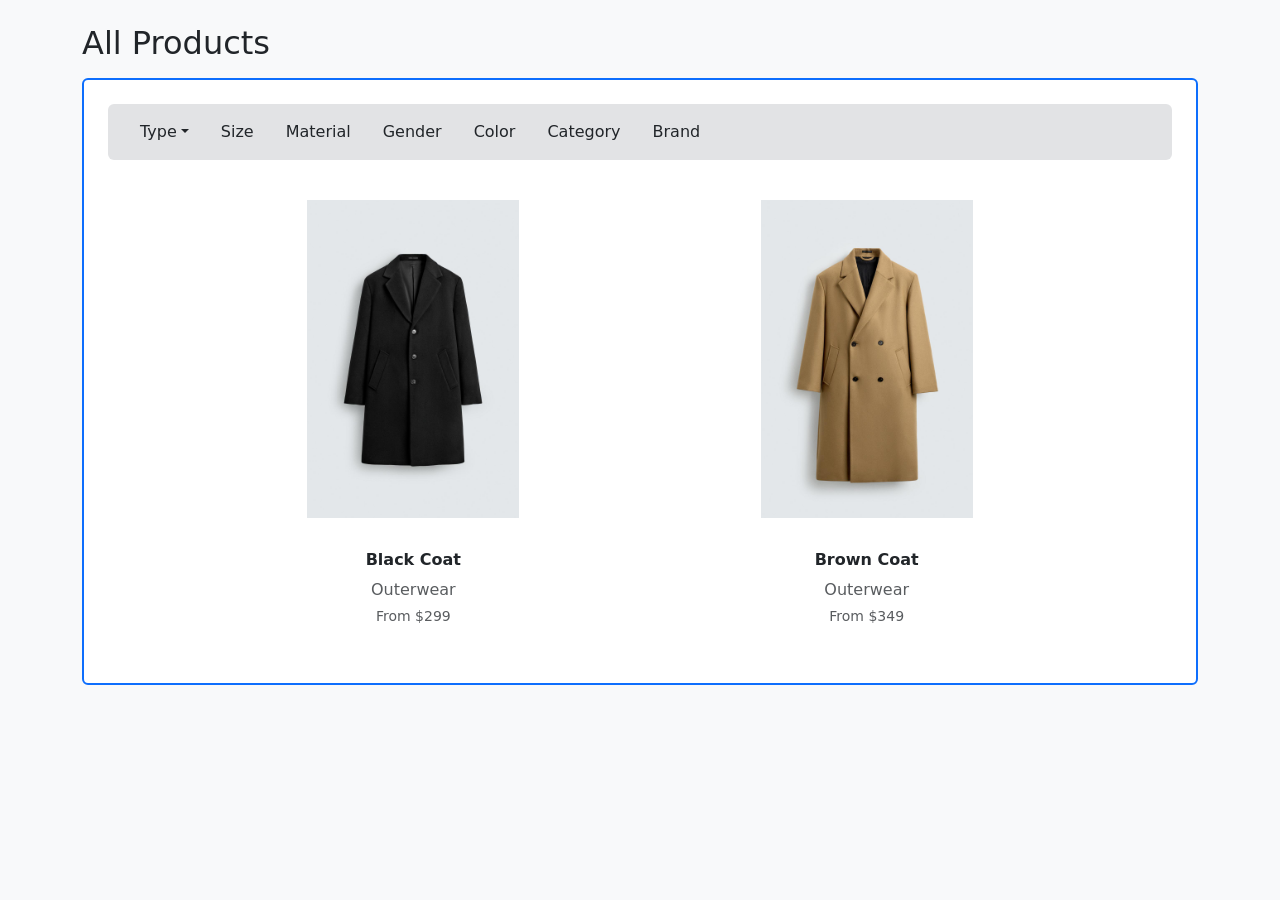
<file: Assignment10/index.html>
<!DOCTYPE html>
<html lang="en">
<head>
  <meta charset="UTF-8">
  <meta name="viewport" content="width=device-width, initial-scale=1.0">
  <title>ET710 - Assignment 10</title>

  <link href="https://cdn.jsdelivr.net/npm/bootstrap@5.3.2/dist/css/bootstrap.min.css" rel="stylesheet">

  <style>
    .product-img { max-height: 350px; object-fit: contain; cursor: pointer; }
    .modal-img   { max-height: 280px; object-fit: contain; }
  </style>
</head>
<body class="bg-light">

  <div class="container my-4">
    <h2 class="mb-3">All Products</h2>

    <div class="border border-primary border-2 rounded p-4 bg-white">

      <nav class="bg-secondary-subtle rounded mb-4 px-3 py-2">
        <ul class="nav">
          <li class="nav-item dropdown">
            <a class="nav-link dropdown-toggle text-dark" href="#" data-bs-toggle="dropdown">Type</a>
            <ul class="dropdown-menu">
              <li><a class="dropdown-item" href="#">Single Breasted</a></li>
              <li><a class="dropdown-item" href="#">Double Breasted</a></li>
              <li><a class="dropdown-item" href="#">Trench Coat</a></li>
              <li><a class="dropdown-item" href="#">Pea Coat</a></li>
            </ul>
          </li>
          <li class="nav-item"><a class="nav-link text-dark" href="#">Size</a></li>
          <li class="nav-item"><a class="nav-link text-dark" href="#">Material</a></li>
          <li class="nav-item"><a class="nav-link text-dark" href="#">Gender</a></li>
          <li class="nav-item"><a class="nav-link text-dark" href="#">Color</a></li>
          <li class="nav-item"><a class="nav-link text-dark" href="#">Category</a></li>
          <li class="nav-item"><a class="nav-link text-dark" href="#">Brand</a></li>
        </ul>
      </nav>

      <div class="row justify-content-center g-4">

        <div class="col-md-5">
          <div class="card text-center border-0">
            <img src="black.jpg" class="card-img-top product-img p-3"
                 data-bs-toggle="modal" data-bs-target="#blackCoatModal" alt="Black Coat">
            <div class="card-body">
              <h6 class="card-title fw-bold">Black Coat</h6>
              <p class="text-muted mb-1">Outerwear</p>
              <p class="text-muted small">From $299</p>
            </div>
          </div>
        </div>

        <div class="col-md-5">
          <div class="card text-center border-0">
            <img src="brown.jpg" class="card-img-top product-img p-3"
                 data-bs-toggle="modal" data-bs-target="#brownCoatModal" alt="Brown Coat">
            <div class="card-body">
              <h6 class="card-title fw-bold">Brown Coat</h6>
              <p class="text-muted mb-1">Outerwear</p>
              <p class="text-muted small">From $349</p>
            </div>
          </div>
        </div>

      </div>
    </div>
  </div>

  <div class="modal fade" id="blackCoatModal" tabindex="-1">
    <div class="modal-dialog modal-dialog-centered">
      <div class="modal-content">
        <div class="bg-danger text-center p-4 position-relative">
          <button type="button" class="btn-close btn-close-white position-absolute top-0 end-0 m-3" data-bs-dismiss="modal"></button>
          <img src="black.jpg" class="modal-img bg-white p-2 rounded" alt="Black Coat">
        </div>
        <div class="modal-body p-4">
          <h4 class="text-center mb-2">Wool Coat - Black</h4>
          <h3 class="text-center mb-4">$299</h3>
          <ul class="list-unstyled">
            <li>100% premium wool blend</li>
            <li>Three-button closure</li>
            <li>Two front pockets &amp; full inner lining</li>
          </ul>
          <div class="d-flex align-items-center gap-2 mt-3">
            <label class="text-muted">Qty:</label>
            <input type="number" id="blackQty" class="form-control" style="width:80px" value="1" min="1" max="10">
            <button class="btn btn-danger" onclick="addToCart(299, 'blackQty')">Add to Cart</button>
          </div>
        </div>
      </div>
    </div>
  </div>

  <div class="modal fade" id="brownCoatModal" tabindex="-1">
    <div class="modal-dialog modal-dialog-centered">
      <div class="modal-content">
        <div class="bg-danger text-center p-4 position-relative">
          <button type="button" class="btn-close btn-close-white position-absolute top-0 end-0 m-3"
                  data-bs-dismiss="modal"></button>
          <img src="brown.jpg" class="modal-img bg-white p-2 rounded" alt="Brown Coat">
        </div>
        <div class="modal-body p-4">
          <h4 class="text-center mb-2">Wool Coat - Camel</h4>
          <h3 class="text-center mb-4">$349</h3>
          <ul class="list-unstyled">
            <li>100% premium wool blend</li>
            <li>Four-button front closure</li>
            <li>Two front pockets &amp; full inner lining</li>
          </ul>
          <div class="d-flex align-items-center gap-2 mt-3">
            <label class="text-muted">Qty:</label>
            <input type="number" id="brownQty" class="form-control" style="width:80px" value="1" min="1" max="10">
            <button class="btn btn-danger" onclick="addToCart(349, 'brownQty')">Add to Cart</button>
          </div>
        </div>
      </div>
    </div>
  </div>

  <script src="https://cdn.jsdelivr.net/npm/bootstrap@5.3.2/dist/js/bootstrap.bundle.min.js"></script>

  <script>
    function addToCart(unitPrice, qtyInputId) {
      const qty = Number(document.getElementById(qtyInputId).value);

      if (qty < 1 || qty > 10) {
        alert("Invalid input—please enter a number between 1 and 10.");
        return;
      }

      const total = unitPrice * qty;
      alert(qty + " orders have been received! The total price is $" + total);
    }
  </script>
</body>
</html>
</file>
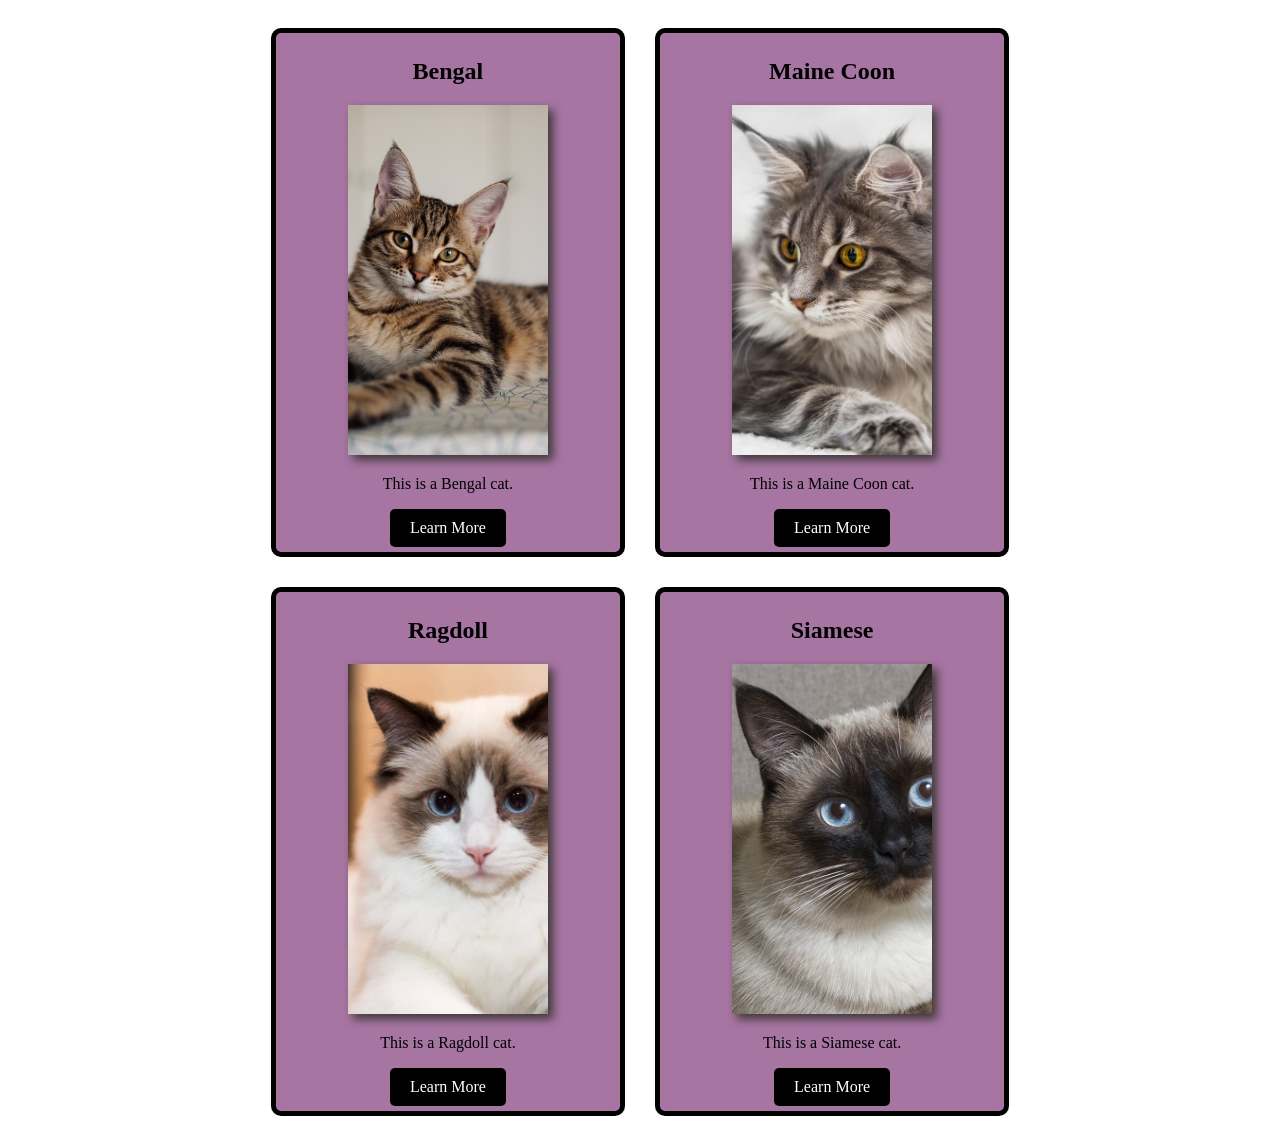
<file: Assignment2/index.html>
<!DOCTYPE html>
<html lang="en">
<head>
    <meta charset="UTF-8">
    <meta name="viewport" content="width=device-width, initial-scale=1.0">
    <title>Assignment 3</title>
    <link rel="stylesheet" href="style.css">
</head>
<body>
<div class="grouped">
    <div class="card">
        <h2>Bengal</h2>
        <img src="images/bengal.jpg" alt="Cat 1" class="cat">
        <p>This is a Bengal cat.</p>
        <a href="https://google.com." class="button" target="_blank">Learn More</a>
    </div>

    <div class="card">
        <h2>Maine Coon</h2>
        <img src="images/maine.jpg" alt="Cat 2" class="cat">
        <p>This is a Maine Coon cat.</p>
        <a href="https://google.com." class="button" target="_blank">Learn More</a>
    </div>

    <div class="card">
        <h2>Ragdoll</h2>
        <img src="images/ragdoll.jpg" alt="Cat 1" class="cat">
        <p>This is a Ragdoll cat.</p>
        <a href="https://google.com." class="button" target="_blank">Learn More</a>
    </div>

    <div class="card">
        <h2>Siamese</h2>
        <img src="images/siamese.jpg" alt="Cat 1" class="cat">
        <p>This is a Siamese cat.</p>
        <a href="https://google.com." class="button" target="_blank">Learn More</a>
    </div>
</div>
</html>
</file>
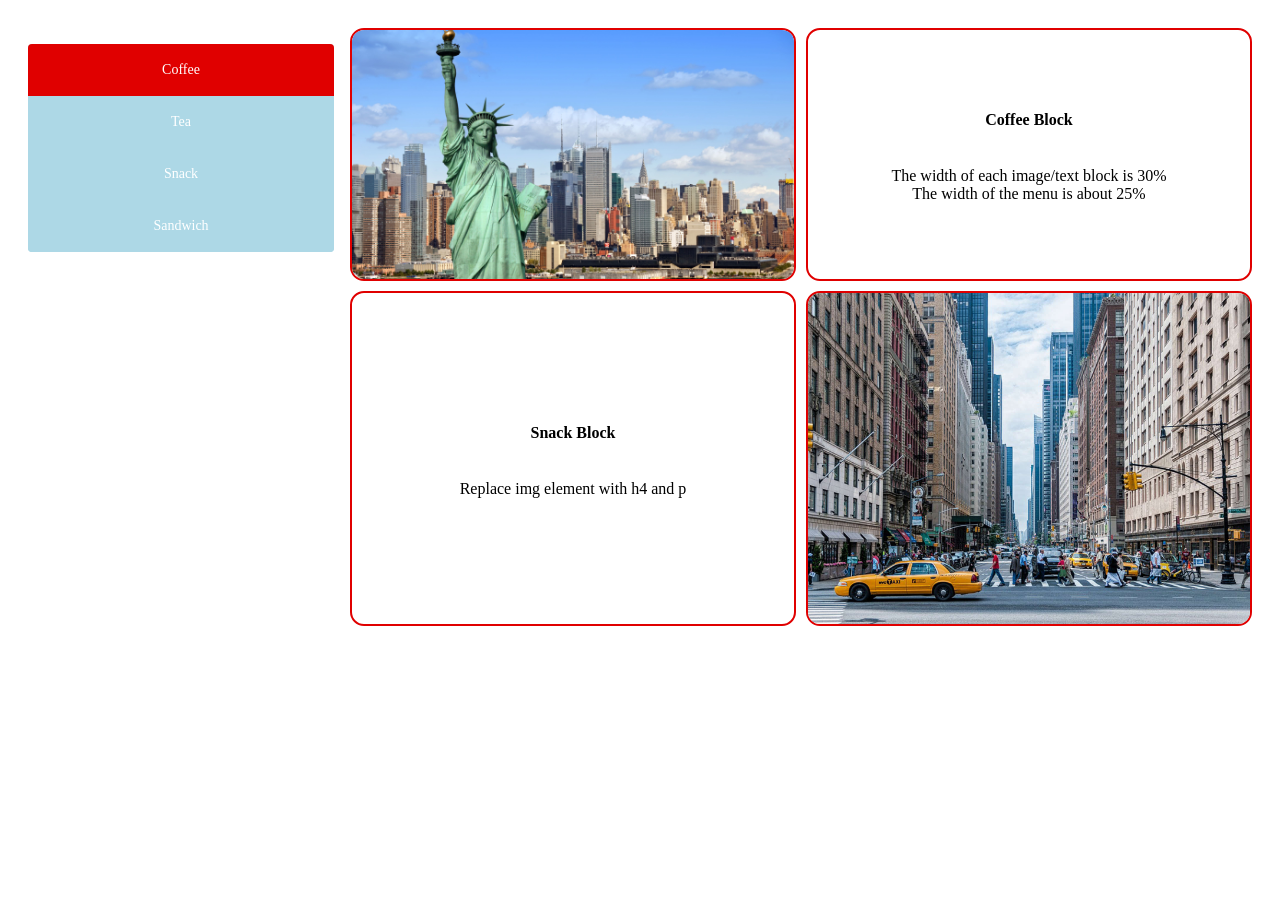
<file: Assignment4/index.html>
<!DOCTYPE html>
<html lang="en">
<head>
  <meta charset="UTF-8" />
  <meta name="viewport" content="width=device-width, initial-scale=1.0" />
  <title>Assignment 4</title>
  <link rel="stylesheet" href="style.css" />
</head>

<body>

  <div class="page">

    <ul class="side-menu">
      <li class="active">Coffee</li>
      <li>Tea</li>
      <li>Snack</li>
      <li>Sandwich</li>
    </ul>

    <div class="content-grid">

      <div class="block img-block">
        <img src="liberty.jpg" alt="Statue of Liberty" />
      </div>

      <div class="block text-block">
        <h4>Coffee Block</h4>
        <p>The width of each image/text block is 30%<br />The width of the menu is about 25%</p>
      </div>

      <div class="block text-block">
        <h4>Snack Block</h4>
        <p>Replace img element with h4 and p</p>
      </div>


      <div class="block img-block">
        <img src="nystreet.jpg" alt="NYC Street" />
      </div>


    </div>

  </div>

</body>
</html>
</file>
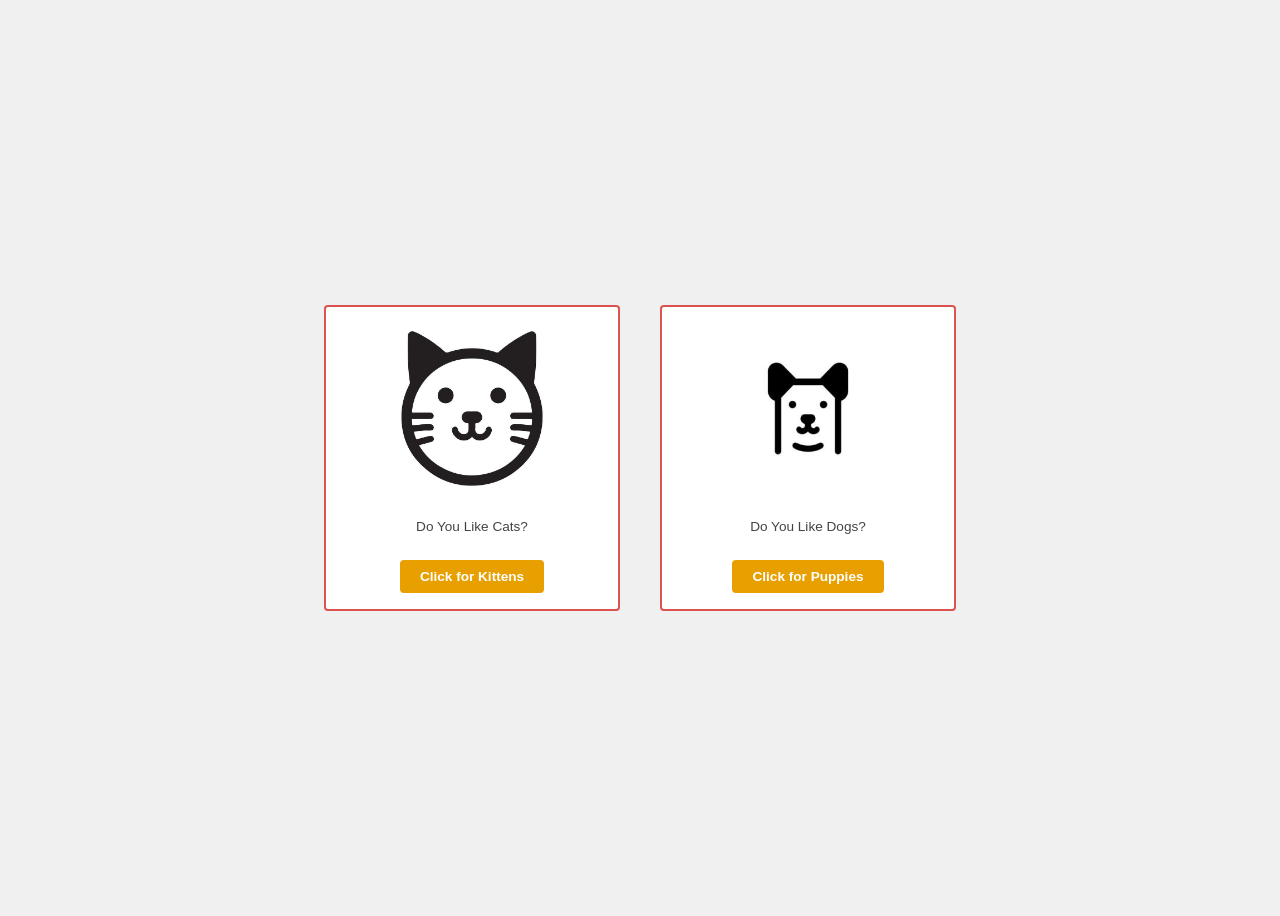
<file: Assignment7/index.html>
<!DOCTYPE html>
<html lang="en">
<head>
    <meta charset="UTF-8">
    <meta name="viewport" content="width=device-width, initial-scale=1.0">
    <title>ET710 Assignment 7</title>
    <link rel="stylesheet" type="text/css" href="style.css">
</head>
<body>

    <div class="main-window">

        <div class="card">
            <img src="cat.jpg" alt="Cat">
            <p class="desc">Do You Like Cats?</p>
            <a href="#modal1" class="btn-modal">Click for Kittens</a>
        </div>

        <div class="card">
            <img src="dog.jpg" alt="Dog">
            <p class="desc">Do You Like Dogs?</p>
            <a href="#modal2" class="btn-modal">Click for Puppies</a>
        </div>

    </div>

    <div id="modal1" class="modal-overlay modal-blue">
        <div class="modal-box">
            <div class="modal-header">
                <h2>Here are a bunch of kittens.</h2>
                <a href="#" class="modal-close">X</a>
            </div>
            <div class="modal-body modal-body-orange">
                <p>There are a whole bunch of kittens in this basket.</p>
                <img src="kittens.jpg" alt="Kittens">
            </div>
        </div>
    </div>

    <div id="modal2" class="modal-overlay modal-green">
        <div class="modal-box">
            <div class="modal-header">
                <h2>Here are a bunch of puppies.</h2>
                <a href="#" class="modal-close">X</a>
            </div>
            <div class="modal-body modal-body-blue">
                <p>There are a whole bunch of puppies in this basket.</p>
                <img src="puppies.jpg" alt="Puppies">
            </div>
        </div>
    </div>

</body>
</html>
</file>
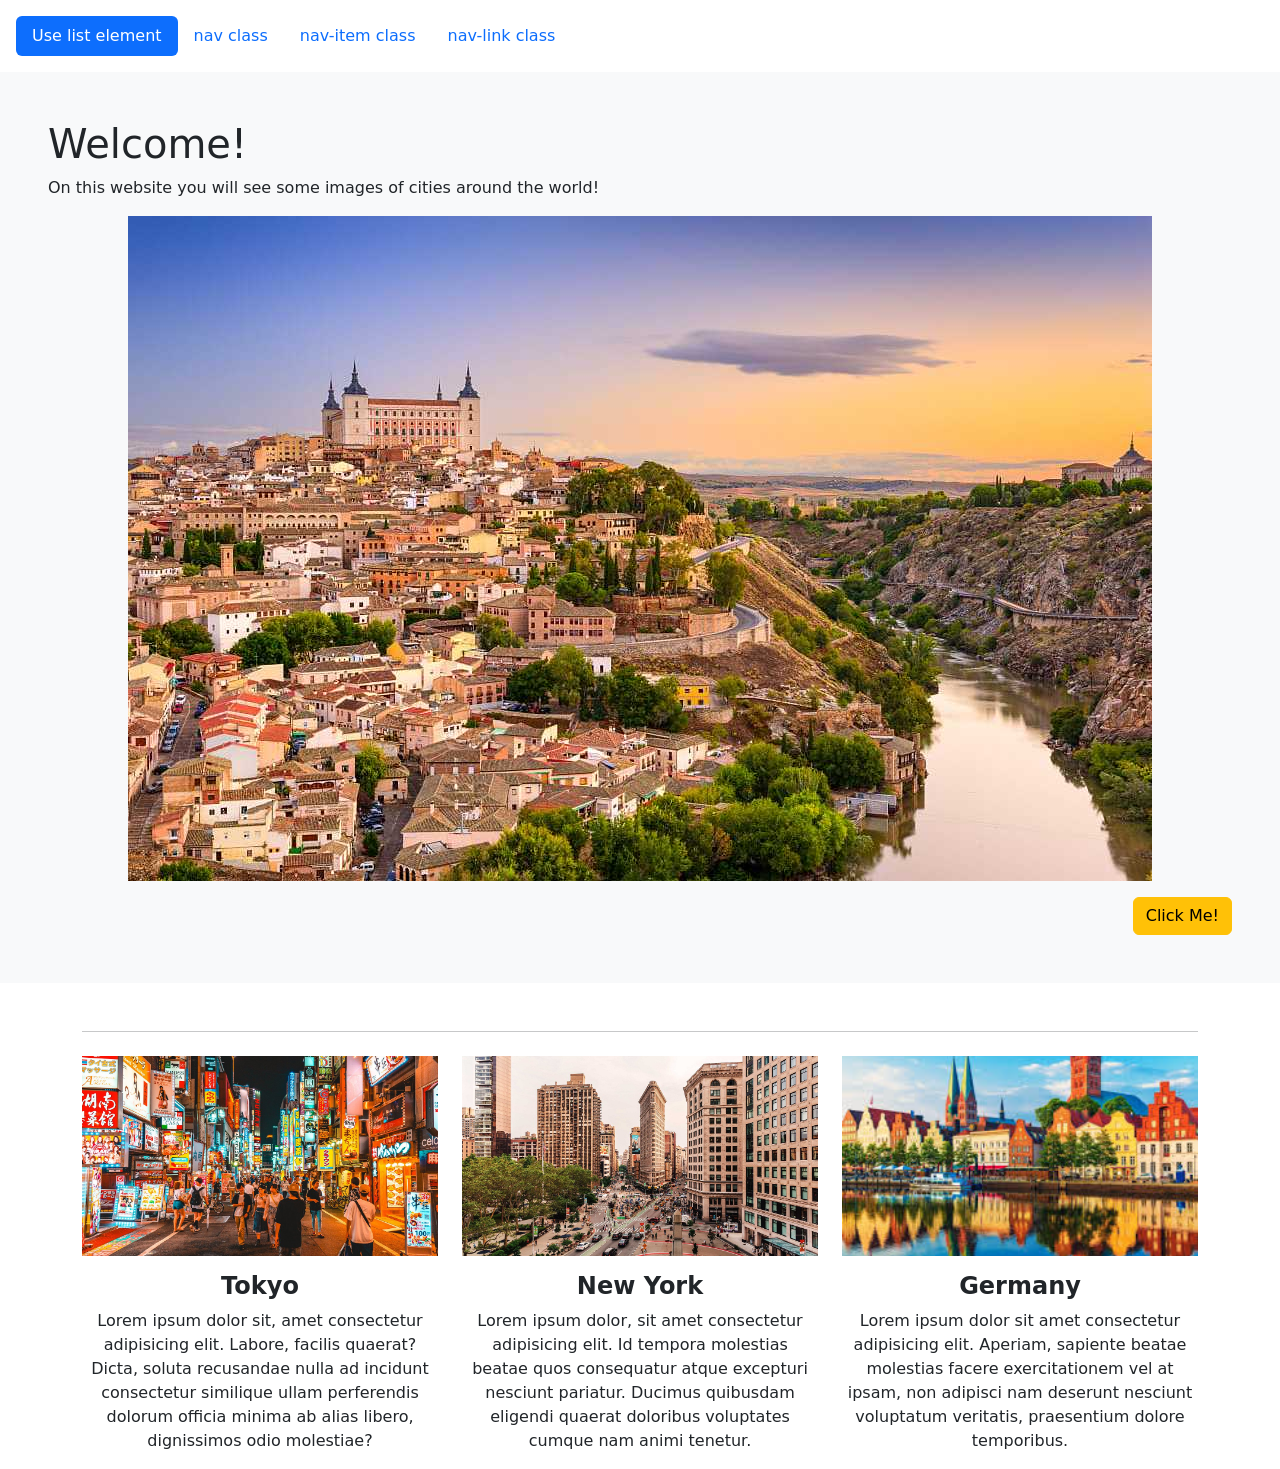
<file: Assignment8/index.html>
<!DOCTYPE html>
<html lang="en">
<head>
    <meta charset="UTF-8">
    <meta name="viewport" content="width=device-width, initial-scale=1.0">
    <title>ET710 - Assignment 8</title>
    <link href="https://cdn.jsdelivr.net/npm/bootstrap@5.3.3/dist/css/bootstrap.min.css" rel="stylesheet">
</head>
<body>

    <ul class="nav nav-pills p-3">
        <li class="nav-item">
            <a class="nav-link active" href="#">Use list element</a>
        </li>
        <li class="nav-item">
            <a class="nav-link" href="#">nav class</a>
        </li>
        <li class="nav-item">
            <a class="nav-link" href="#">nav-item class</a>
        </li>
        <li class="nav-item">
            <a class="nav-link" href="#">nav-link class</a>
        </li>
    </ul>

    <div class="bg-light p-5">
        <h1>Welcome!</h1>
        <p>On this website you will see some images of cities around the world!</p>
        <div class="text-center">
            <img src="project8-3.jpg" alt="Main image" class="img-fluid">
        </div>
        <div class="text-end mt-3">
            <button class="btn btn-warning">Click Me!</button>
        </div>
    </div>

    <div class="container mt-5">
        <hr>
        <div class="row text-center mt-4">
            <div class="col-md-4">
                <img src="project8-2.jpg" alt="Image 2" class="img-fluid" style="height: 200px; width: 100%; object-fit: cover;">
                <h4 class="mt-3"><b>Tokyo</b></h4>
                <p>Lorem ipsum dolor sit, amet consectetur adipisicing elit. Labore, facilis quaerat? Dicta, soluta recusandae nulla ad incidunt consectetur similique ullam perferendis dolorum officia minima ab alias libero, dignissimos odio molestiae?</p>
            </div>
            <div class="col-md-4">
                <img src="project8-1.jpg" alt="Image 3" class="img-fluid" style="height: 200px; width: 100%; object-fit: cover;">
                <h4 class="mt-3"><b>New York</b></h4>
                <p>Lorem ipsum dolor, sit amet consectetur adipisicing elit. Id tempora molestias beatae quos consequatur atque excepturi nesciunt pariatur. Ducimus quibusdam eligendi quaerat doloribus voluptates cumque nam animi tenetur.</p>
            </div>
            <div class="col-md-4">
                <img src="project8-4.jpg" alt="Image 4" class="img-fluid" style="height: 200px; width: 100%; object-fit: cover;">
                <h4 class="mt-3"><b>Germany</b></h4>
                <p>Lorem ipsum dolor sit amet consectetur adipisicing elit. Aperiam, sapiente beatae molestias facere exercitationem vel at ipsam, non adipisci nam deserunt nesciunt voluptatum veritatis, praesentium dolore temporibus.</p>
            </div>
        </div>
    </div>

</body>
</html>
</file>
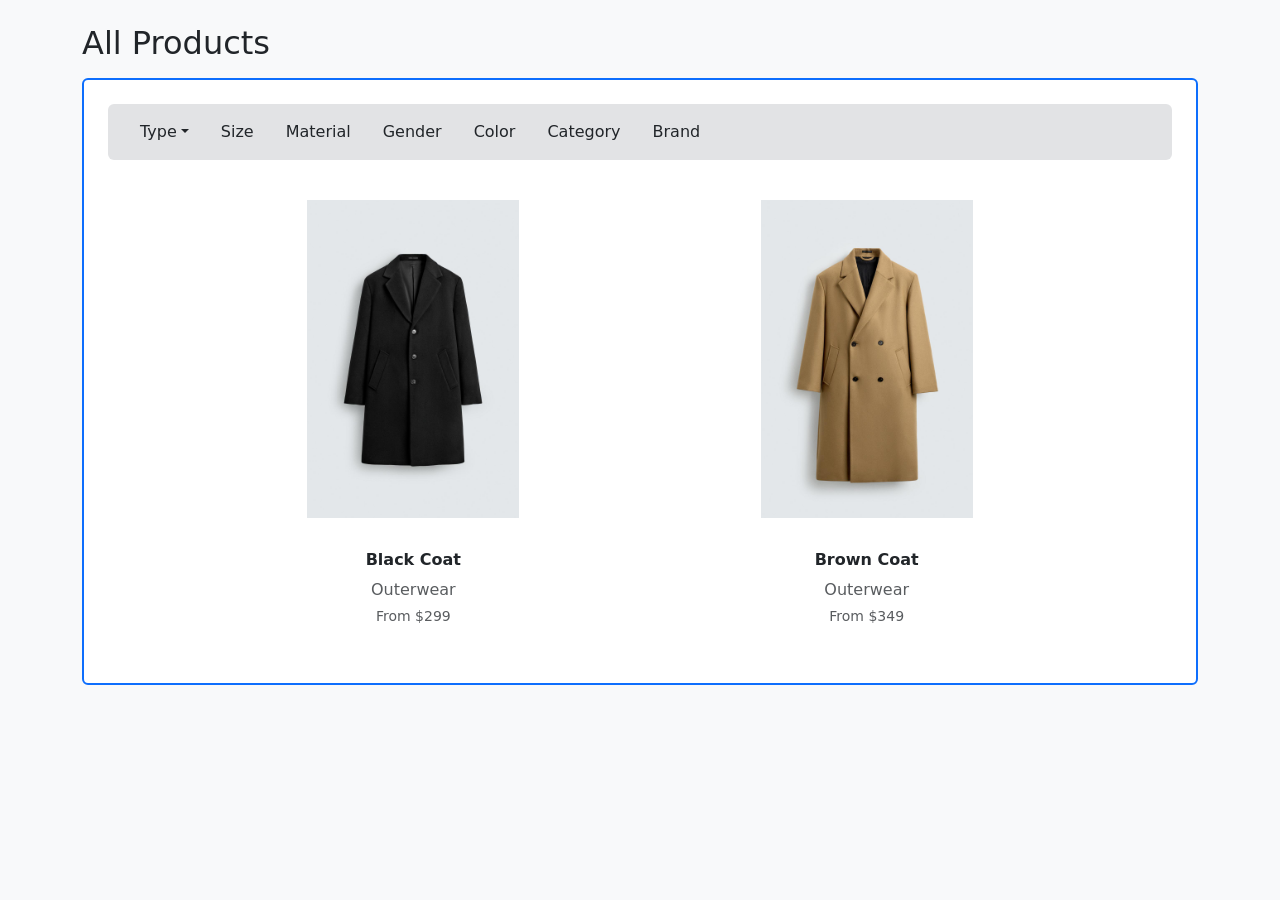
<file: Assignment9/index.html>
<!DOCTYPE html>
<html lang="en">
<head>
  <meta charset="UTF-8">
  <meta name="viewport" content="width=device-width, initial-scale=1.0">
  <title>ET710 - Assignment 9</title>

  <link href="https://cdn.jsdelivr.net/npm/bootstrap@5.3.2/dist/css/bootstrap.min.css" rel="stylesheet">

  <style>
    .product-img { max-height: 350px; object-fit: contain; cursor: pointer; }
    .modal-img   { max-height: 280px; object-fit: contain; }
  </style>
</head>
<body class="bg-light">

  <div class="container my-4">
    <h2 class="mb-3">All Products</h2>

    <div class="border border-primary border-2 rounded p-4 bg-white">

      <nav class="bg-secondary-subtle rounded mb-4 px-3 py-2">
        <ul class="nav">
          <li class="nav-item dropdown">
            <a class="nav-link dropdown-toggle text-dark" href="#" data-bs-toggle="dropdown">Type</a>
            <ul class="dropdown-menu">
              <li><a class="dropdown-item" href="#">Single Breasted</a></li>
              <li><a class="dropdown-item" href="#">Double Breasted</a></li>
              <li><a class="dropdown-item" href="#">Trench Coat</a></li>
              <li><a class="dropdown-item" href="#">Pea Coat</a></li>
            </ul>
          </li>
          <li class="nav-item"><a class="nav-link text-dark" href="#">Size</a></li>
          <li class="nav-item"><a class="nav-link text-dark" href="#">Material</a></li>
          <li class="nav-item"><a class="nav-link text-dark" href="#">Gender</a></li>
          <li class="nav-item"><a class="nav-link text-dark" href="#">Color</a></li>
          <li class="nav-item"><a class="nav-link text-dark" href="#">Category</a></li>
          <li class="nav-item"><a class="nav-link text-dark" href="#">Brand</a></li>
        </ul>
      </nav>

      <div class="row justify-content-center g-4">

        <div class="col-md-5">
          <div class="card text-center border-0">
            <img src="black.jpg" class="card-img-top product-img p-3"
                 data-bs-toggle="modal" data-bs-target="#blackCoatModal" alt="Black Coat">
            <div class="card-body">
              <h6 class="card-title fw-bold">Black Coat</h6>
              <p class="text-muted mb-1">Outerwear</p>
              <p class="text-muted small">From $299</p>
            </div>
          </div>
        </div>

        <div class="col-md-5">
          <div class="card text-center border-0">
            <img src="brown.jpg" class="card-img-top product-img p-3"
                 data-bs-toggle="modal" data-bs-target="#brownCoatModal" alt="Brown Coat">
            <div class="card-body">
              <h6 class="card-title fw-bold">Brown Coat</h6>
              <p class="text-muted mb-1">Outerwear</p>
              <p class="text-muted small">From $349</p>
            </div>
          </div>
        </div>

      </div>
    </div>
  </div>

  <div class="modal fade" id="blackCoatModal" tabindex="-1">
    <div class="modal-dialog modal-dialog-centered">
      <div class="modal-content">
        <div class="bg-danger text-center p-4 position-relative">
          <button type="button" class="btn-close btn-close-white position-absolute top-0 end-0 m-3"
                  data-bs-dismiss="modal"></button>
          <img src="black.jpg" class="modal-img bg-white p-2 rounded" alt="Black Coat">
        </div>
        <div class="modal-body p-4">
          <h4 class="text-center mb-4">Wool Coat - Black</h4>
          <ul class="list-unstyled">
            <li>100% premium wool blend</li>
            <li>Three-button closure</li>
            <li>Two front pockets &amp; full inner lining</li>
          </ul>
          <div class="d-flex align-items-center gap-2 mt-3">
            <label class="text-muted">Qty:</label>
            <input type="number" class="form-control" style="width:80px" value="1" min="1">
            <button class="btn btn-danger">Add to Cart</button>
          </div>
        </div>
      </div>
    </div>
  </div>

  <div class="modal fade" id="brownCoatModal" tabindex="-1">
    <div class="modal-dialog modal-dialog-centered">
      <div class="modal-content">
        <div class="bg-danger text-center p-4 position-relative">
          <button type="button" class="btn-close btn-close-white position-absolute top-0 end-0 m-3"
                  data-bs-dismiss="modal"></button>
          <img src="brown.jpg" class="modal-img bg-white p-2 rounded" alt="Brown Coat">
        </div>
        <div class="modal-body p-4">
          <h4 class="text-center mb-4">Wool Coat - Camel</h4>
          <ul class="list-unstyled">
            <li>100% premium wool blend</li>
            <li>Four-button front closure</li>
            <li>Two front pockets &amp; full inner lining</li>
          </ul>
          <div class="d-flex align-items-center gap-2 mt-3">
            <label class="text-muted">Qty:</label>
            <input type="number" class="form-control" style="width:80px" value="1" min="1">
            <button class="btn btn-danger">Add to Cart</button>
          </div>
        </div>
      </div>
    </div>
  </div>

  <script src="https://cdn.jsdelivr.net/npm/bootstrap@5.3.2/dist/js/bootstrap.bundle.min.js"></script>
</body>
</html>
</file>
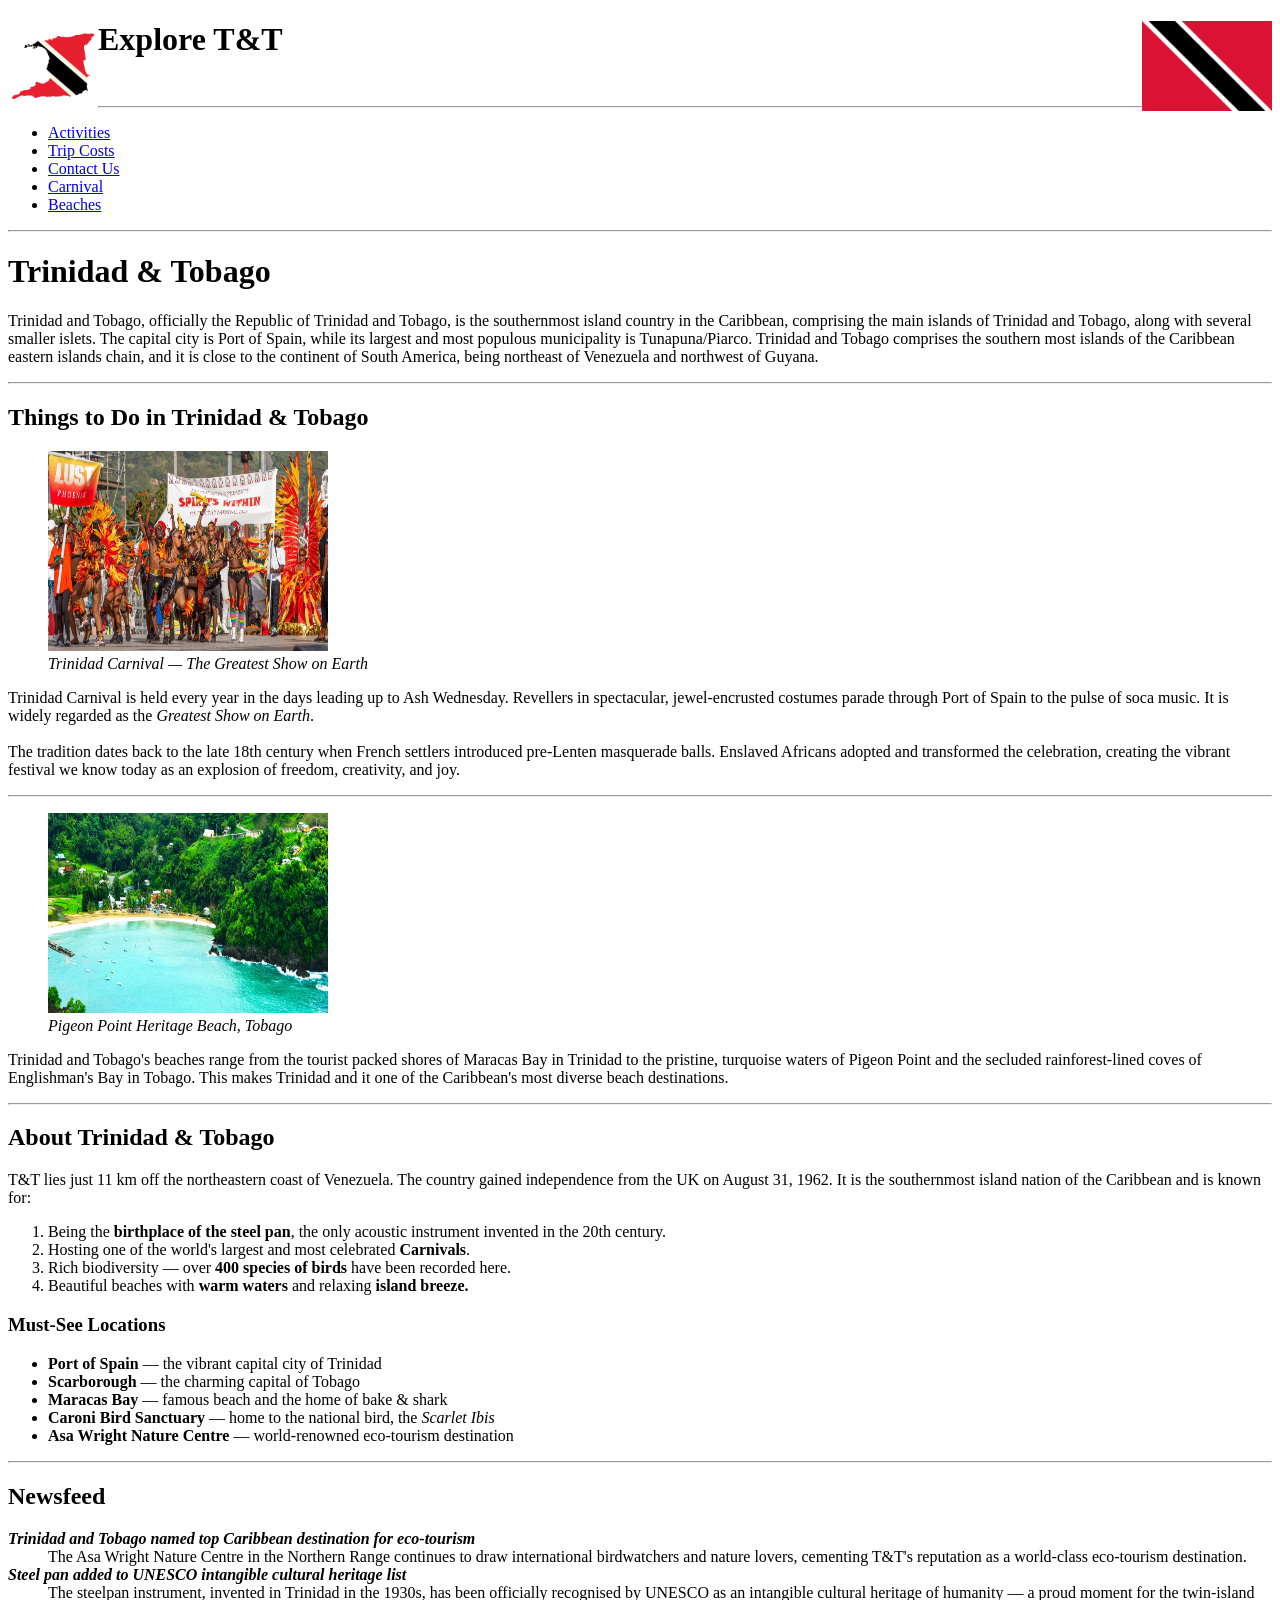
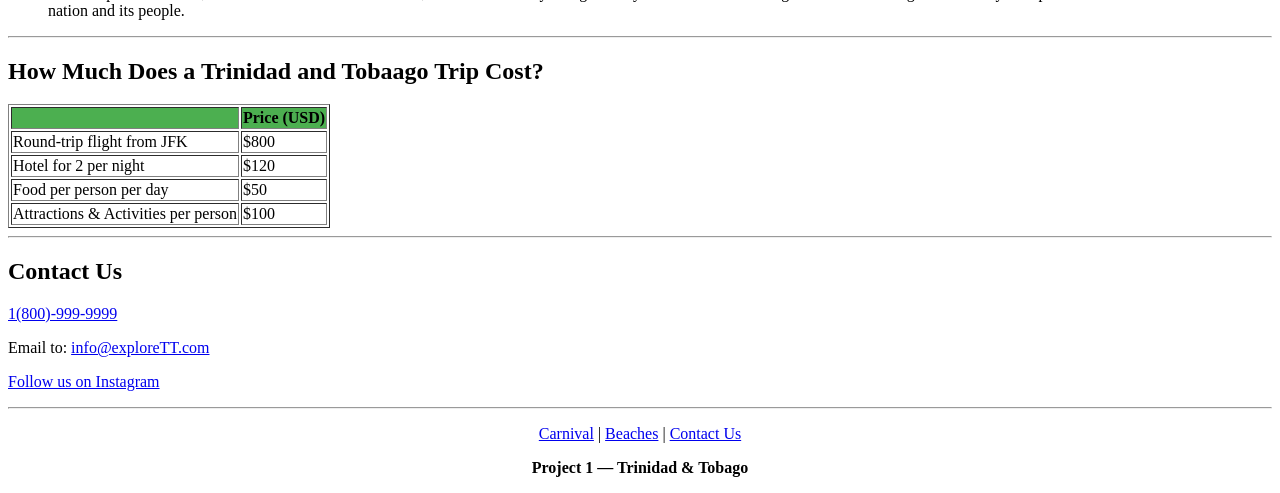
<file: Project 1/index.html>
<!DOCTYPE html>
<html lang="en">
<head>
    <meta charset="UTF-8">
    <title>Trinidad and Tobago</title>
</head>
<body>

<img src="images/logos/logo.png"
     alt="Explore T&T Logo"
     title="Explore Trinidad and Tobago"
     width="90" height="90"
     align="left">

<img src="images/logos/flag.png"
     alt="Trinidad and Tobago Flag"
     title="Flag of Trinidad and Tobago"
     width="130" height="90"
     align="right">

<h1>Explore T&amp;T</h1>

<br>
<hr>

<nav>
    <ul>
        <li><a href="#activities">Activities</a></li>
        <li><a href="#costs">Trip Costs</a></li>
        <li><a href="#contact">Contact Us</a></li>
        <li><a href="carnival.html">Carnival</a></li>
        <li><a href="beaches.html">Beaches</a></li>
    </ul>
</nav>

<hr>

<h1>Trinidad &amp; Tobago</h1>
<p>
    Trinidad and Tobago, officially the Republic of Trinidad and Tobago, is the southernmost island country in the Caribbean, comprising the main islands of Trinidad and Tobago, along with several smaller islets. The capital city is Port of Spain, while its largest and most populous municipality is Tunapuna/Piarco. Trinidad and Tobago comprises the southern most islands of the Caribbean eastern islands chain, and it is close to the continent of South America, being northeast of Venezuela and northwest of Guyana.
</p>

<hr>

<h2 id="activities">Things to Do in Trinidad &amp; Tobago</h2>

<figure>
    <a href="carnival.html">
        <img src="images/photos/carnival.jpg"
             alt="Trinidad Carnival"
             title="Carnival"
             width="280" height="200">
    </a>
    <figcaption><em>Trinidad Carnival &mdash; The Greatest Show on Earth</em></figcaption>
</figure>

<p>
    Trinidad Carnival is held every year in the days leading up to Ash Wednesday.
    Revellers in spectacular, jewel-encrusted costumes parade through Port of Spain to the pulse of
    soca music. It is widely regarded as the <em>Greatest Show on Earth</em>.
    <br><br>
    The tradition dates back to the late 18th century when French settlers introduced pre-Lenten
    masquerade balls. Enslaved Africans adopted and transformed the celebration, creating the
    vibrant festival we know today as an explosion of freedom, creativity, and joy.
</p>

<hr>

<figure>
    <a href="beaches.html">
        <img src="images/photos/beach.jpg"
             alt="Pigeon Point Beach, Tobago"
             title="Pigeon Point Beach"
             width="280" height="200">
    </a>
    <figcaption><em>Pigeon Point Heritage Beach, Tobago</em></figcaption>
</figure>

<p>
    Trinidad and Tobago's beaches range from the tourist packed shores of Maracas Bay in Trinidad to the pristine, turquoise waters of Pigeon Point and the secluded rainforest-lined coves of Englishman's Bay in Tobago. This makes Trinidad and it one of the Caribbean's most diverse beach destinations.
    <br>
   </p>

<hr>

<h2>About Trinidad &amp; Tobago</h2>
<p>
    T&amp;T lies just 11&nbsp;km off the northeastern coast of Venezuela. The country gained independence from the UK on August 31, 1962. It is the  southernmost island nation of the Caribbean and is known for:
</p>

<ol>
    <li>Being the <strong>birthplace of the steel pan</strong>, the only acoustic instrument invented in the 20th century.</li>
    <li>Hosting one of the world's largest and most celebrated <strong>Carnivals</strong>.</li>
    <li>Rich biodiversity &mdash; over <strong>400 species of birds</strong> have been recorded here.</li>
    <li>Beautiful beaches with <strong>warm waters</strong> and relaxing <strong> island breeze.</strong></li>
</ol>

<h3>Must-See Locations</h3>
<ul>
    <li><strong>Port of Spain</strong> &mdash; the vibrant capital city of Trinidad</li>
    <li><strong>Scarborough</strong> &mdash; the charming capital of Tobago</li>
    <li><strong>Maracas Bay</strong> &mdash; famous beach and the home of bake &amp; shark</li>
    <li><strong>Caroni Bird Sanctuary</strong> &mdash; home to the national bird, the <em>Scarlet Ibis</em></li>
    <li><strong>Asa Wright Nature Centre</strong> &mdash; world-renowned eco-tourism destination</li>
</ul>

<hr>

<h2>Newsfeed</h2>
<dl>
    <dt><b><i>Trinidad and Tobago named top Caribbean destination for eco-tourism</i></b></dt>
    <dd>
        The Asa Wright Nature Centre in the Northern Range continues to draw international
        birdwatchers and nature lovers, cementing T&amp;T's reputation as a world-class
        eco-tourism destination.
    </dd>
    <dt><b><i>Steel pan added to UNESCO intangible cultural heritage list</i></b></dt>
    <dd>
        The steelpan instrument, invented in Trinidad in the 1930s, has been officially
        recognised by UNESCO as an intangible cultural heritage of humanity &mdash; a proud moment
        for the twin-island nation and its people.
    </dd>
</dl>

<hr>

<h2 id="costs">How Much Does a Trinidad and Tobaago Trip Cost?</h2>
<table border="1">
    <tr>
        <th bgcolor="#4caf50">&nbsp;</th>
        <th bgcolor="#4caf50">Price (USD)</th>
    </tr>
    <tr>
        <td>Round-trip flight from JFK</td>
        <td>$800</td>
    </tr>
    <tr>
        <td>Hotel for 2 per night</td>
        <td>$120</td>
    </tr>
    <tr>
        <td>Food per person per day</td>
        <td>$50</td>
    </tr>
    <tr>
        <td>Attractions &amp; Activities per person</td>
        <td>$100</td>
    </tr>
</table>

<hr>

<h2 id="contact">Contact Us</h2>
<p><a href="tel:18009999999">1(800)-999-9999</a></p>
<p>Email to: <a href="mailto:info@exploreTT.com">info@exploreTT.com</a></p>
<p><a href="https://www.instagram.com" target="_blank">Follow us on Instagram</a></p>

<hr>

<p align="center">
    <a href="carnival.html">Carnival</a> |
    <a href="beaches.html">Beaches</a> |
    <a href="#contact">Contact Us</a> 
</p>
<p align="center"><b>Project 1 &mdash; Trinidad &amp; Tobago</b></p>

</body>
</html>
</file>
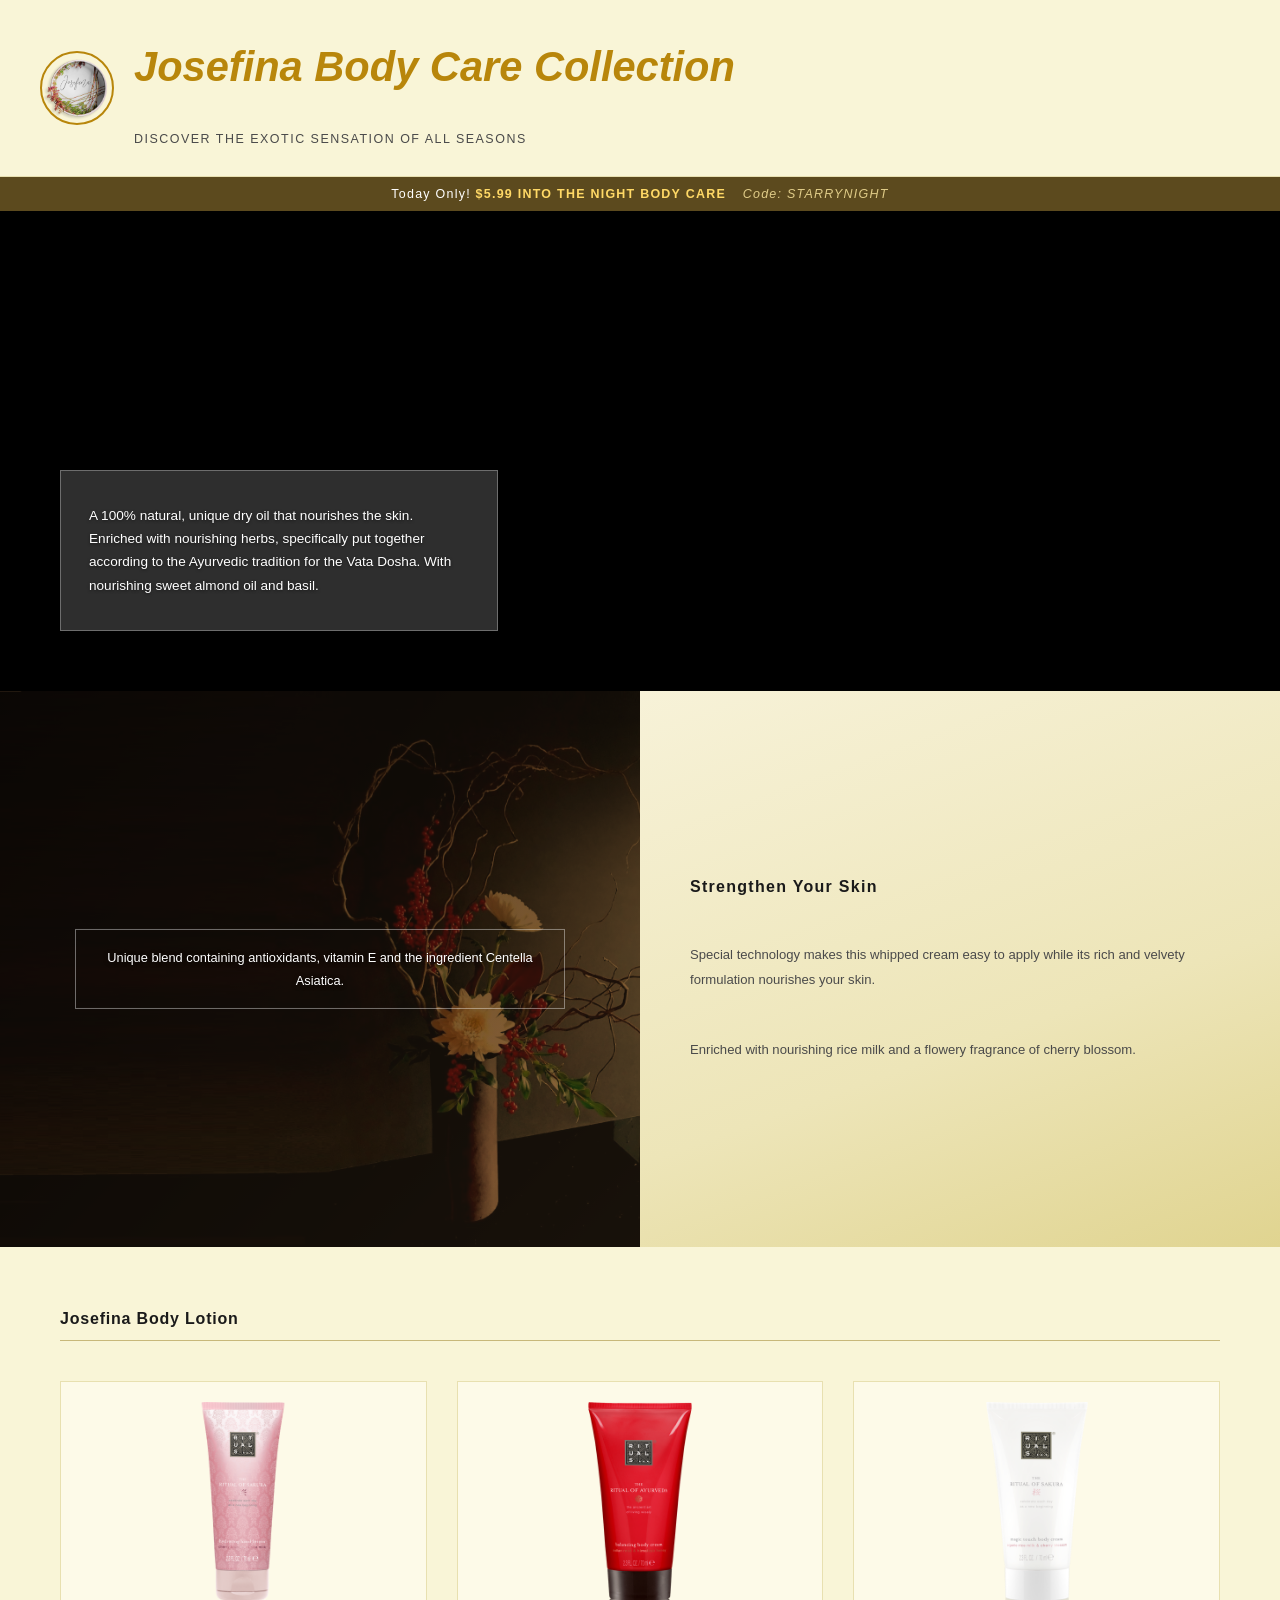
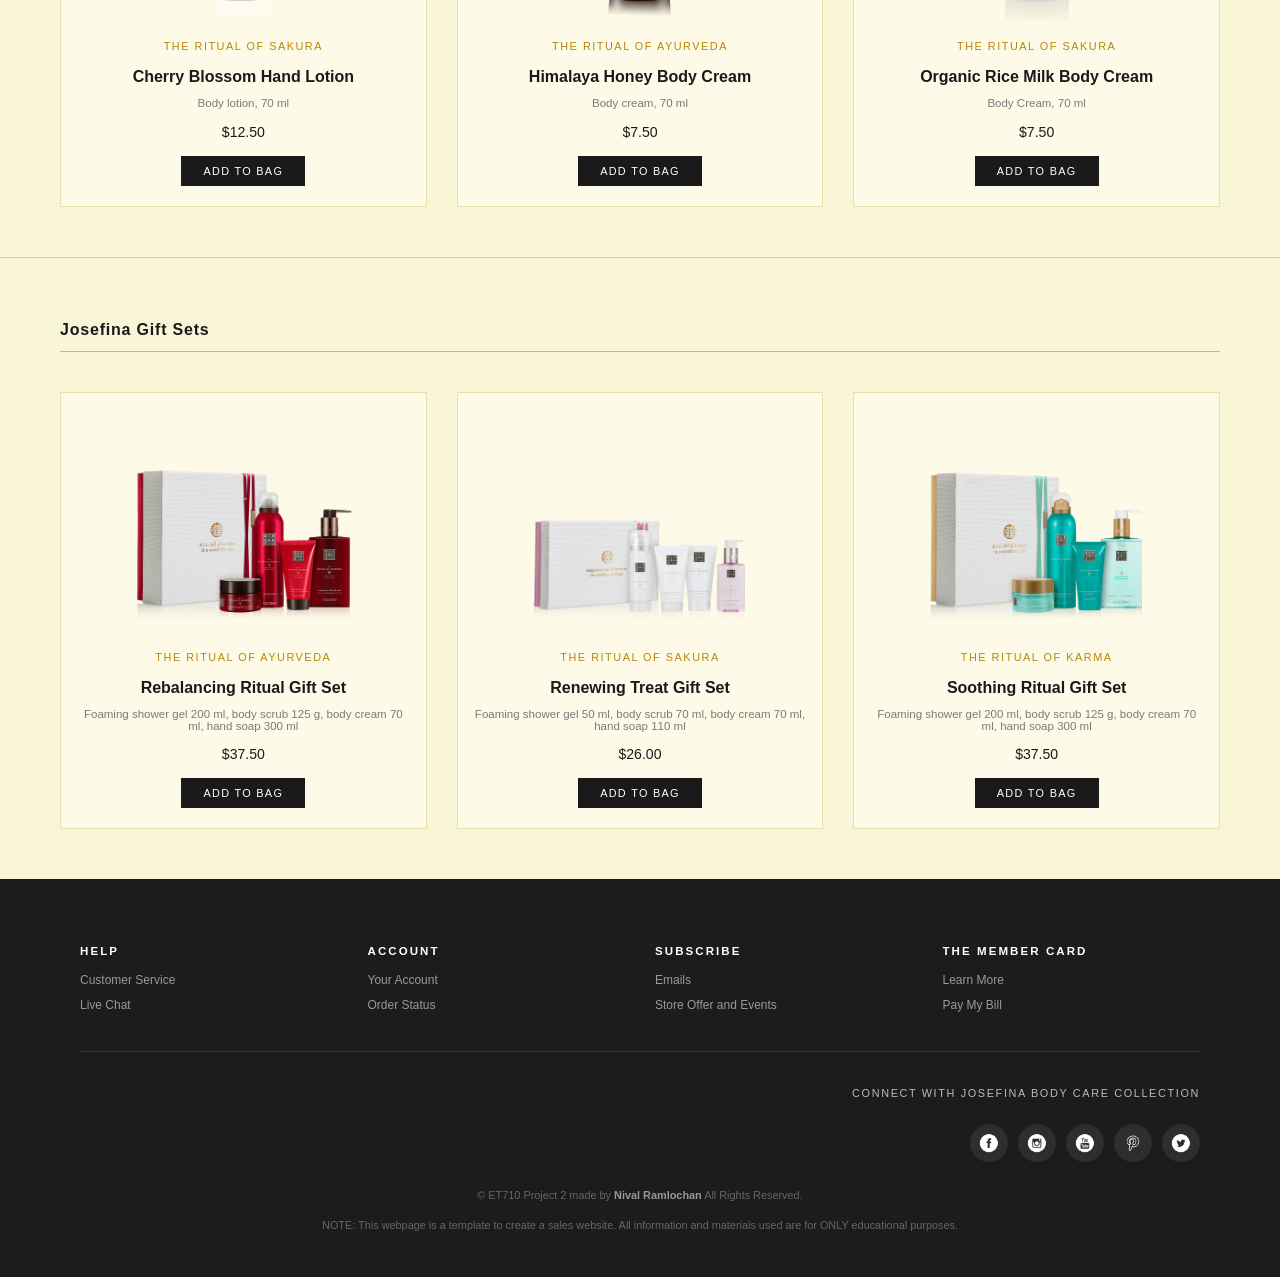
<file: Project2/index.html>
<!DOCTYPE html>
<html lang="en">
<head>
  <meta charset="UTF-8" />
  <meta name="viewport" content="width=device-width, initial-scale=1.0"/>
  <title>Josefina Body Care Collection</title>
  <link rel="stylesheet" href="index.css" />
</head>
<body>

  <header>
    <img class="header-logo" src="logo.png" alt="Josefina logo" />
    <div class="header-titles">
      <h1>Josefina Body Care Collection</h1>
      <p>Discover the exotic sensation of all seasons</p>
    </div>
  </header>

  <div class="promo-bar">
    Today Only! <strong>$5.99 INTO THE NIGHT BODY CARE</strong>
    <span class="code">Code: STARRYNIGHT</span>
  </div>

  <section class="hero-section">
    <div class="slide slide-1">
      <img src="intro_img1.jpg" alt="Hero slide 1" />
    </div>
    <div class="slide slide-2">
      <img src="intro_img2.jpg" alt="Hero slide 2" />
    </div>
    <div class="slide slide-3">
      <img src="intro_img1.jpg" alt="Hero slide 3" />
    </div>
    <div class="hero-overlay">
      <p>A 100% natural, unique dry oil that nourishes the skin.
        Enriched with nourishing herbs, specifically put together
        according to the Ayurvedic tradition for the Vata Dosha.
        With nourishing sweet almond oil and basil.</p>
    </div>
  </section>

  <div class="two-col-section">
    <div class="two-col-image">
      <img src="intro_img2.jpg" alt="Floral arrangement" />
      <div class="img-text">
        Unique blend containing antioxidants, vitamin E and the ingredient Centella Asiatica.
      </div>
    </div>
    <div class="two-col-text">
      <h3>Strengthen Your Skin</h3>
      <p>Special technology makes this whipped cream easy to apply while
        its rich and velvety formulation nourishes your skin.</p>
      <p>Enriched with nourishing rice milk and a flowery fragrance of cherry blossom.</p>
    </div>
  </div>

  <section class="products-section">
    <h2 class="section-title">Josefina Body Lotion</h2>
    <div class="products-grid">

      <div class="product-card">
        <img src="item1.png" alt="Cherry Blossom Hand Lotion" />
        <p class="product-ritual">The Ritual of Sakura</p>
        <p class="product-name">Cherry Blossom Hand Lotion</p>
        <p class="product-desc">Body lotion, 70 ml</p>
        <p class="product-price">$12.50</p>
        <div class="add-to-bag">
          <span class="tooltip">Add to Shopping Cart</span>
          <a href="#modal1">ADD TO BAG</a>
        </div>
      </div>

      <div class="product-card">
        <img src="item2.png" alt="Himalaya Honey Body Cream" />
        <p class="product-ritual">The Ritual of Ayurveda</p>
        <p class="product-name">Himalaya Honey Body Cream</p>
        <p class="product-desc">Body cream, 70 ml</p>
        <p class="product-price">$7.50</p>
        <div class="add-to-bag">
          <span class="tooltip">Add to Shopping Cart</span>
          <a href="#modal2">ADD TO BAG</a>
        </div>
      </div>

      <div class="product-card">
        <img src="item3.png" alt="Organic Rice Milk Body Cream" />
        <p class="product-ritual">The Ritual of Sakura</p>
        <p class="product-name">Organic Rice Milk Body Cream</p>
        <p class="product-desc">Body Cream, 70 ml</p>
        <p class="product-price">$7.50</p>
        <div class="add-to-bag">
          <span class="tooltip">Add to Shopping Cart</span>
          <a href="#modal3">ADD TO BAG</a>
        </div>
      </div>

    </div>
  </section>

  <section class="giftsets-section">
    <h2 class="section-title">Josefina Gift Sets</h2>
    <div class="products-grid">

      <div class="product-card">
        <img src="gift_set1.png" alt="Rebalancing Ritual Gift Set" />
        <p class="product-ritual">The Ritual of Ayurveda</p>
        <p class="product-name">Rebalancing Ritual Gift Set</p>
        <p class="product-desc">Foaming shower gel 200 ml, body scrub 125 g, body cream 70 ml, hand soap 300 ml</p>
        <p class="product-price">$37.50</p>
        <div class="add-to-bag">
          <span class="tooltip">Add to Shopping Cart</span>
          <a href="#modal4">ADD TO BAG</a>
        </div>
      </div>

      <div class="product-card">
        <img src="gift_set2.png" alt="Renewing Treat Gift Set" />
        <p class="product-ritual">The Ritual of Sakura</p>
        <p class="product-name">Renewing Treat Gift Set</p>
        <p class="product-desc">Foaming shower gel 50 ml, body scrub 70 ml, body cream 70 ml, hand soap 110 ml</p>
        <p class="product-price">$26.00</p>
        <div class="add-to-bag">
          <span class="tooltip">Add to Shopping Cart</span>
          <a href="#modal5">ADD TO BAG</a>
        </div>
      </div>

      <div class="product-card">
        <img src="gift_set3.png" alt="Soothing Ritual Gift Set" />
        <p class="product-ritual">The Ritual of Karma</p>
        <p class="product-name">Soothing Ritual Gift Set</p>
        <p class="product-desc">Foaming shower gel 200 ml, body scrub 125 g, body cream 70 ml, hand soap 300 ml</p>
        <p class="product-price">$37.50</p>
        <div class="add-to-bag">
          <span class="tooltip">Add to Shopping Cart</span>
          <a href="#modal6">ADD TO BAG</a>
        </div>
      </div>

    </div>
  </section>

  <footer>
    <div class="footer-columns">
      <div class="footer-col">
        <h4>Help</h4>
        <a href="#">Customer Service</a>
        <a href="#">Live Chat</a>
      </div>
      <div class="footer-col">
        <h4>Account</h4>
        <a href="#">Your Account</a>
        <a href="#">Order Status</a>
      </div>
      <div class="footer-col">
        <h4>Subscribe</h4>
        <a href="#">Emails</a>
        <a href="#">Store Offer and Events</a>
      </div>
      <div class="footer-col">
        <h4>The Member Card</h4>
        <a href="#">Learn More</a>
        <a href="#">Pay My Bill</a>
      </div>
    </div>

    <hr class="footer-divider" />

    <div class="footer-social">
      <p>Connect with Josefina Body Care Collection</p>
      <div class="social-icons">
        <a href="https://www.facebook.com" target="_blank" title="Facebook">
          <img src="facebook.png" alt="Facebook" />
        </a>
        <a href="https://www.instagram.com" target="_blank" title="Instagram">
          <img src="instagram.png" alt="Instagram" />
        </a>
        <a href="https://www.youtube.com" target="_blank" title="YouTube">
          <img src="youtube.png" alt="YouTube" />
        </a>
        <a href="https://www.pinterest.com" target="_blank" title="Pinterest">
          <img src="pin.png" alt="Pinterest" />
        </a>
        <a href="https://www.twitter.com" target="_blank" title="Twitter">
          <img src="twitter.png" alt="Twitter" />
        </a>
      </div>
    </div>

    <div class="footer-bottom">
      <p>&#169; ET710 Project 2 made by <strong>Nival Ramlochan</strong> All Rights Reserved.</p>
      <p>NOTE: This webpage is a template to create a sales website. All information and materials used are for ONLY educational purposes.</p>
    </div>
  </footer>

  <div class="modal-overlay" id="modal1">
    <div class="modal-box">
      <a class="modal-close" href="#">X</a>
      <div class="modal-header">IT'S IN THE BAG!</div>
      <div class="modal-content">
        <img src="item1.png" alt="Cherry Blossom Hand Lotion" />
        <div class="modal-info">
          <p class="ritual">The Ritual of Sakura</p>
          <p class="name">Cherry Blossom Hand Lotion</p>
          <p class="size">Body lotion, 70 ml</p>
          <p class="price">$12.50</p>
          <p class="mix">Mix &amp; Match: 3/$33</p>
        </div>
      </div>
      <div class="modal-description">
        Nurture and comfort skin from top to toe with The Ritual of Sakura Body Cream from Rituals.
      </div>
      <a class="modal-continue" href="#">CONTINUE SHOPPING |</a>
    </div>
  </div>

  <div class="modal-overlay" id="modal2">
    <div class="modal-box">
      <a class="modal-close" href="#">X</a>
      <div class="modal-header">IT'S IN THE BAG!</div>
      <div class="modal-content">
        <img src="item2.png" alt="Himalaya Honey Body Cream" />
        <div class="modal-info">
          <p class="ritual">The Ritual of Sakura</p>
          <p class="name">Himalaya Honey Body Cream</p>
          <p class="size">Body cream, 70 ml</p>
          <p class="price">$7.50</p>
          <p class="mix">Mix &amp; Match: 3/$20</p>
        </div>
      </div>
      <div class="modal-description">
        Harmonise body, mind &amp; soul with this luxurious body cream from The Ritual of Ayurveda.
      </div>
      <a class="modal-continue" href="#">CONTINUE SHOPPING |</a>
    </div>
  </div>

  <div class="modal-overlay" id="modal3">
    <div class="modal-box">
      <a class="modal-close" href="#">X</a>
      <div class="modal-header">IT'S IN THE BAG!</div>
      <div class="modal-content">
        <img src="item3.png" alt="Organic Rice Milk Body Cream" />
        <div class="modal-info">
          <p class="ritual">The Ritual of Sakura</p>
          <p class="name">Organic Rice Milk Body Cream</p>
          <p class="size">Body cream, 70 ml</p>
          <p class="price">$7.50</p>
          <p class="mix">Mix &amp; Match: 3/$20</p>
        </div>
      </div>
      <div class="modal-description">
        Featuring special technology that makes this velvety rich cream easy to apply; it intensely nourishes and firms the skin.
      </div>
      <a class="modal-continue" href="#">CONTINUE SHOPPING |</a>
    </div>
  </div>

  <div class="modal-overlay" id="modal4">
    <div class="modal-box">
      <a class="modal-close" href="#">X</a>
      <div class="modal-header">IT'S IN THE BAG!</div>
      <div class="modal-content">
        <img src="gift_set1.png" alt="Rebalancing Ritual Gift Set" />
        <div class="modal-info">
          <p class="ritual">The Ritual of Ayurveda</p>
          <p class="name">Rebalancing Ritual Gift Set</p>
          <p class="size">Foaming shower gel 200 ml, body scrub 125 g, body cream 70 ml, hand soap 300 ml</p>
          <p class="price">$37.50</p>
        </div>
      </div>
      <div class="modal-description">
        This wonderful gift pack is the perfect present for a friend or family member or for treating yourself! Achieve inner harmony with these soothing and aromatic products based on Indian Rose and Sweet Almond Oil. Give the gift box a second lease of life by keeping photographs, letters, or other items in it.
      </div>
      <a class="modal-continue" href="#">CONTINUE SHOPPING</a>
    </div>
  </div>

  <div class="modal-overlay" id="modal5">
    <div class="modal-box">
      <a class="modal-close" href="#">X</a>
      <div class="modal-header">IT'S IN THE BAG!</div>
      <div class="modal-content">
        <img src="gift_set2.png" alt="Renewing Treat Gift Set" />
        <div class="modal-info">
          <p class="ritual">The Ritual of Sakura</p>
          <p class="name">Renewing Treat Gift Set</p>
          <p class="size">Foaming shower gel 50 ml, body scrub 70 ml, body cream 70 ml, hand soap 110 ml</p>
          <p class="price">$26.00</p>
        </div>
      </div>
      <div class="modal-description">
        This wonderful gift pack is the perfect present for a friend or family member or for treating yourself! Celebrate each day as a new beginning with these care products based on the fabulous aromas of Cherry Blossom and Rice Milk. Free re-usable luxury storage box.
      </div>
      <a class="modal-continue" href="#">CONTINUE SHOPPING</a>
    </div>
  </div>

  <div class="modal-overlay" id="modal6">
    <div class="modal-box">
      <a class="modal-close" href="#">X</a>
      <div class="modal-header">IT'S IN THE BAG!</div>
      <div class="modal-content">
        <img src="gift_set3.png" alt="Soothing Ritual Gift Set" />
        <div class="modal-info">
          <p class="ritual">The Ritual of Karma</p>
          <p class="name">Soothing Ritual Gift Set</p>
          <p class="size">Foaming shower gel 200 ml, body scrub 125 g, body cream 70 ml, hand soap 300 ml</p>
          <p class="price">$37.50</p>
        </div>
      </div>
      <div class="modal-description">
        This wonderful gift pack is the perfect present for a friend or family member or for treating yourself! Experience the ultimate summer sensation with these soothing products based on the floral aroma of Holy Lotus and Organic White Tea. Give the gift box a second lease of life by keeping photographs, letters, or other items in it. Free re-usable luxury storage box.
      </div>
      <a class="modal-continue" href="#">CONTINUE SHOPPING</a>
    </div>
  </div>

</body>
</html>
</file>
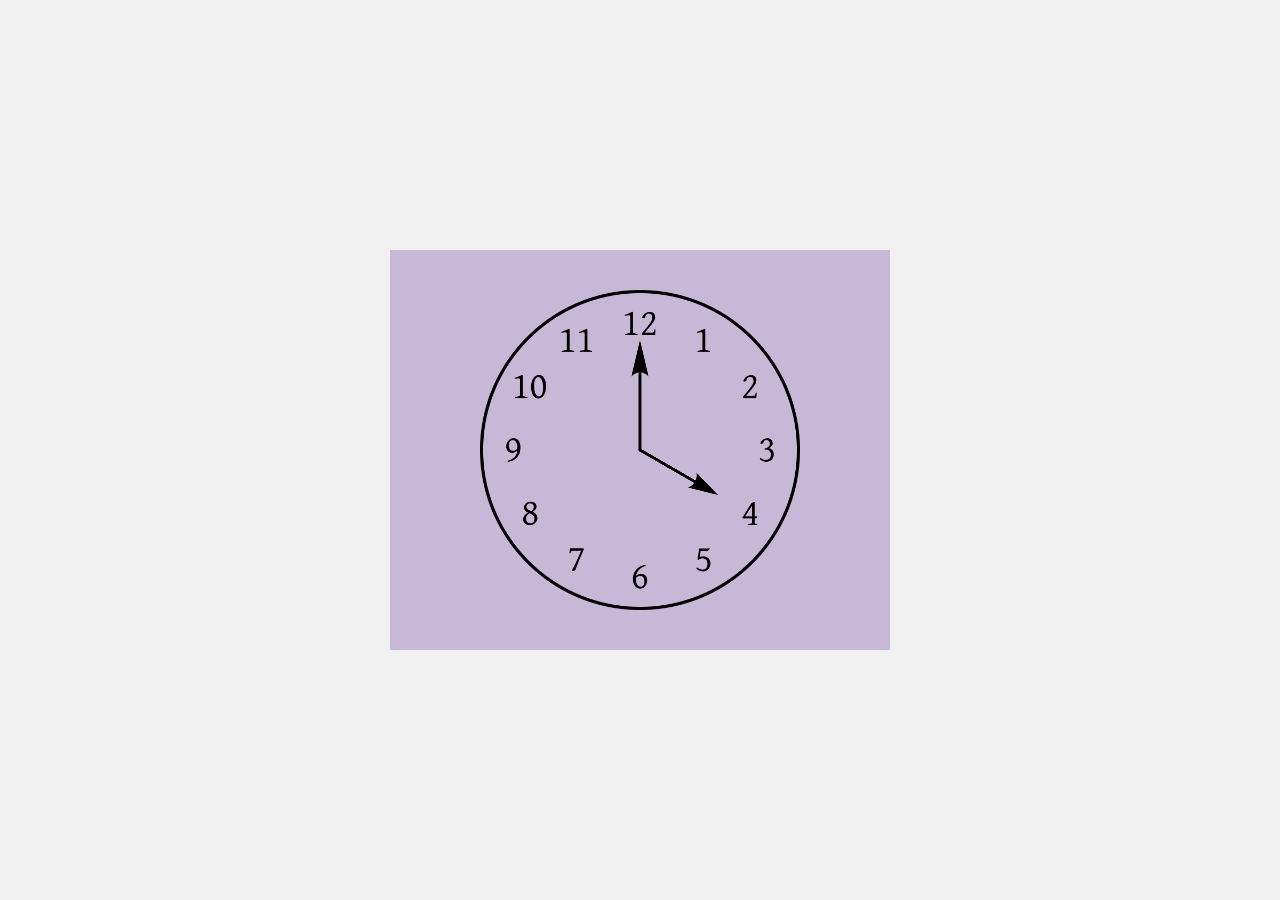
<file: Assignment5/clock.html>
<!DOCTYPE html>
<html lang="en">
<head>
    <meta charset="UTF-8">
    <meta name="viewport" content="width=device-width, initial-scale=1.0">
    <title>Clock</title>
    <link rel="stylesheet" href="style.css">
</head>
<body>

    <div class="clock-wrapper">
        <div class="clock-face">
            <img src="clockimg.png" alt="clock face">
            <div class="minute-hand">
                <img src="hand.png" alt="minute hand">
            </div>
            <div class="hour-hand">
                <img src="hand.png" alt="hour hand">
            </div>
        </div>
    </div>

</body>
</html>
</file>
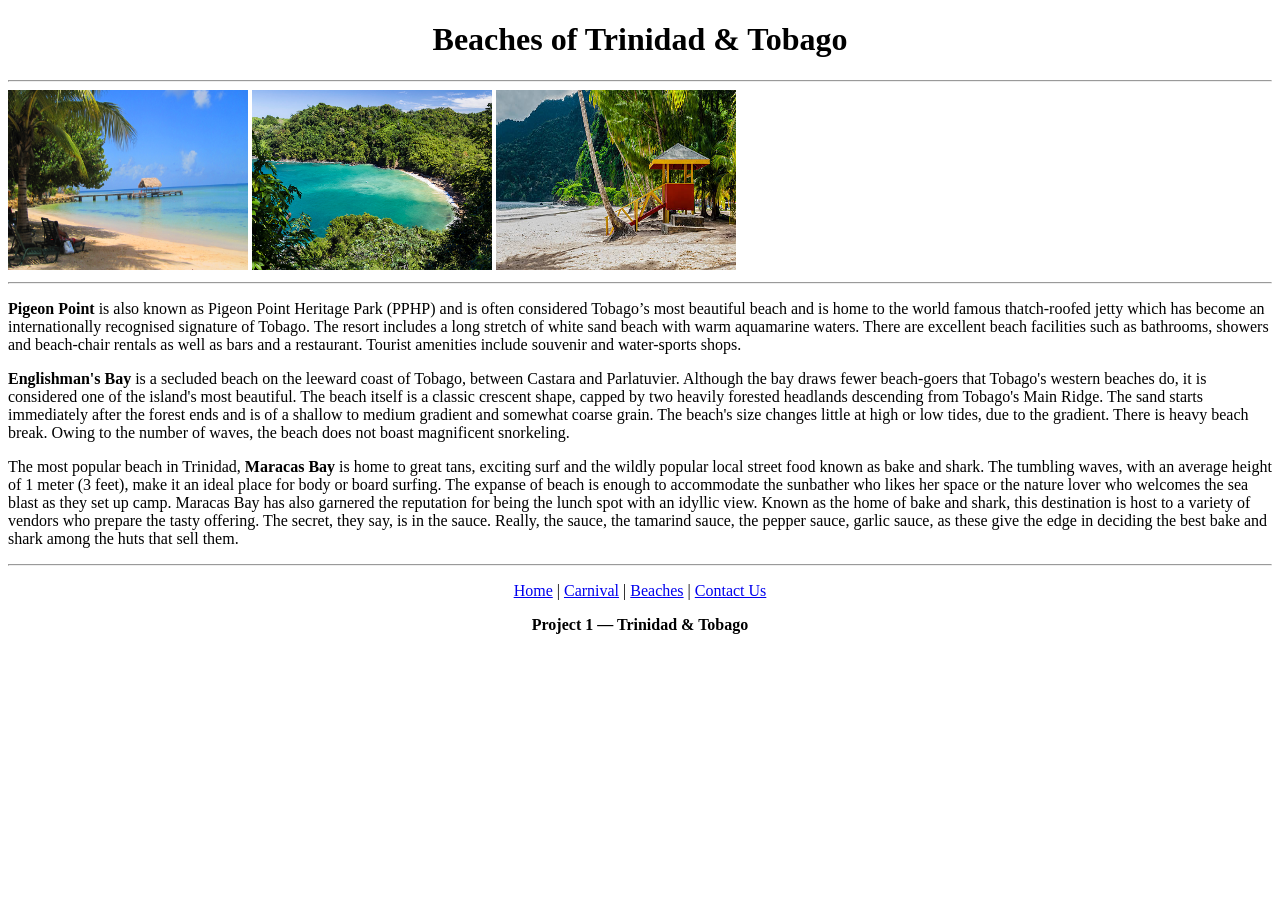
<file: Project 1/beaches.html>
<!DOCTYPE html>
<html lang="en">
<head>
    <meta charset="UTF-8">
    <title>Beaches | Trinidad and Tobago</title>
</head>
<body>

<h1 align="center">Beaches of Trinidad &amp; Tobago</h1>

<hr>

<img src="images/photos/beach1.jpg"
     alt="Pigeon Point Beach, Tobago"
     title="Pigeon Point Heritage Beach"
     width="240" height="180">
<img src="images/photos/beach2.jpg"
     alt="Englishman's Bay, Tobago"
     title="Englishman's Bay"
     width="240" height="180">
<img src="images/photos/beach3.jpg"
     alt="Maracas Bay, Trinidad"
     title="Maracas Bay Beach"
     width="240" height="180">

<hr>

<p>
    <strong>Pigeon Point</strong> is also known as Pigeon Point Heritage Park (PPHP) and is often considered Tobago’s most beautiful beach and is home to the world famous thatch-roofed jetty which has become an internationally recognised signature of Tobago. The resort includes a long stretch of white sand beach with warm aquamarine waters. There are excellent beach facilities such as bathrooms, showers and beach-chair rentals as well as bars and a restaurant. Tourist amenities include souvenir and water-sports shops.
</p>

<p>
    <strong>Englishman's Bay</strong> is a secluded beach on the leeward coast of Tobago, between Castara and Parlatuvier. Although the bay draws fewer beach-goers that Tobago's western beaches do, it is considered one of the island's most beautiful. The beach itself is a classic crescent shape, capped by two heavily forested headlands descending from Tobago's Main Ridge. The sand starts immediately after the forest ends and is of a shallow to medium gradient and somewhat coarse grain. The beach's size changes little at high or low tides, due to the gradient. There is heavy beach break. Owing to the number of waves, the beach does not boast magnificent snorkeling.
</p>

<p>
    The most popular beach in Trinidad, <strong>Maracas Bay</strong> is home to great tans, exciting surf and the wildly popular local street food known as bake and shark. The tumbling waves, with an average height of 1 meter (3 feet), make it an ideal place for body or board surfing. The expanse of beach is enough to accommodate the sunbather who likes her space or the nature lover who welcomes the sea blast as they set up camp. Maracas Bay has also garnered the reputation for being the lunch spot with an idyllic view. Known as the home of bake and shark, this destination is host to a variety of vendors who prepare the tasty offering. The secret, they say, is in the sauce. Really, the sauce, the tamarind sauce, the pepper sauce, garlic sauce, as these give the edge in deciding the best bake and shark among the huts that sell them.
</p>

<hr>

<p align="center">
    <a href="index.html">Home</a> |
    <a href="carnival.html">Carnival</a> |
    <a href="beaches.html">Beaches</a> |
    <a href="index.html#contact">Contact Us</a>
</p>
<p align="center"><b>Project 1 &mdash; Trinidad &amp; Tobago</b></p>

</body>
</html>
</file>
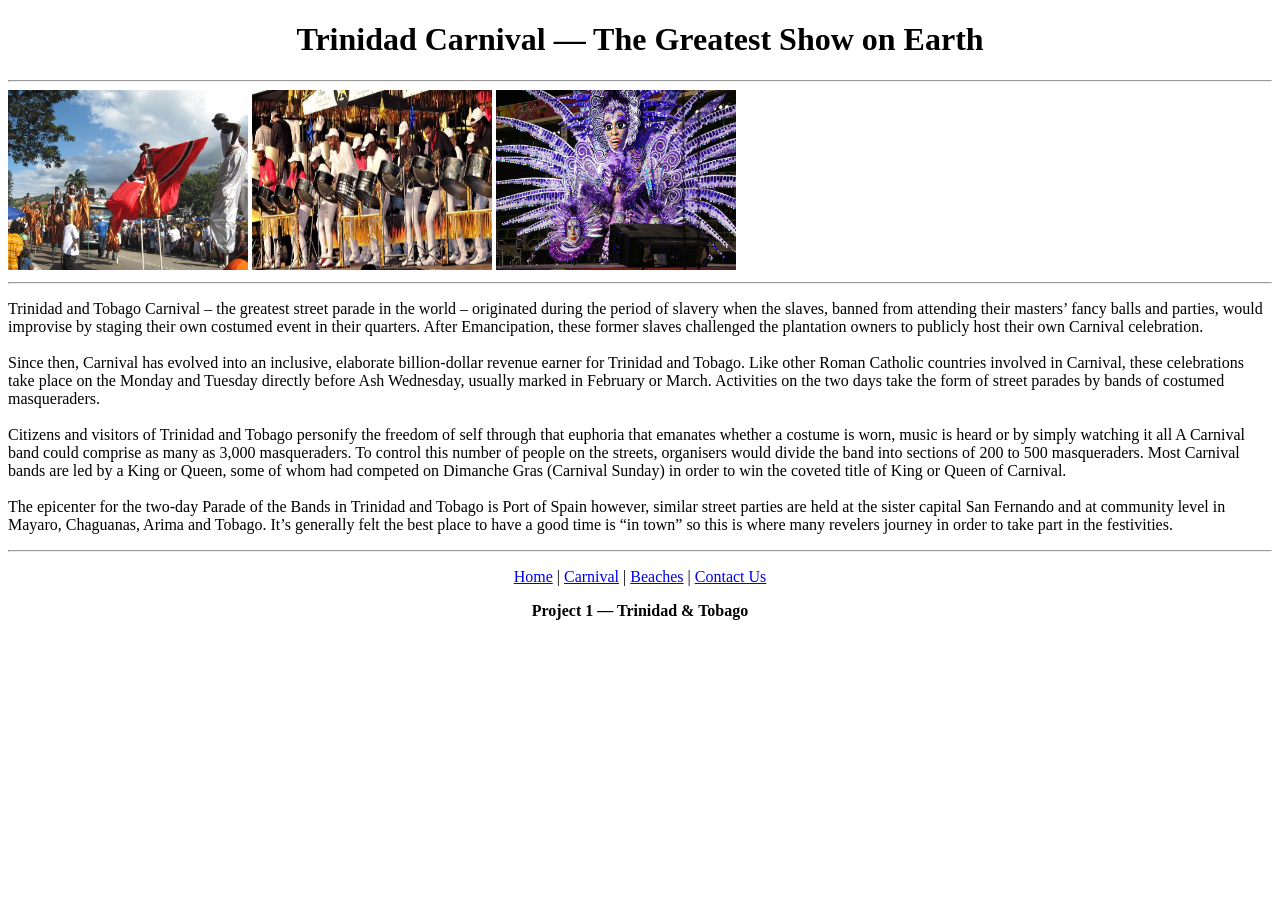
<file: Project 1/carnival.html>
<!DOCTYPE html>
<html lang="en">
<head>
    <meta charset="UTF-8">
    <title>Carnival | Trinidad and Tobago</title>
</head>
<body>

<h1 align="center">Trinidad Carnival &mdash; The Greatest Show on Earth</h1>

<hr>

<img src="images/photos/carnival1.jpg"
     alt="Carnival masqueraders in Port of Spain"
     title="Carnival Masquerade"
     width="240" height="180">
<img src="images/photos/carnival2.jpg"
     alt="Steel pan musicians at Carnival"
     title="Steel Pan at Carnival"
     width="240" height="180">
<img src="images/photos/carnival3.jpg"
     alt="Colourful carnival costumes"
     title="Carnival Costumes"
     width="240" height="180">

<hr>
<p>
    Trinidad and Tobago Carnival – the greatest street parade in the world – originated during the period of slavery when the slaves, banned from attending their masters’ fancy balls and parties, would improvise by staging their own costumed event in their quarters. After Emancipation, these former slaves challenged the plantation owners to publicly host their own Carnival celebration.
<br><br>
    Since then, Carnival has evolved into an inclusive, elaborate billion-dollar revenue earner for Trinidad and Tobago. Like other Roman Catholic countries involved in Carnival, these celebrations take place on the Monday and Tuesday directly before Ash Wednesday, usually marked in February or March. Activities on the two days take the form of street parades by bands of costumed masqueraders.
<br><br>
    Citizens and visitors of Trinidad and Tobago personify the freedom of self through that euphoria that emanates whether a costume is worn, music is heard or by simply watching it all
    A Carnival band could comprise as many as 3,000 masqueraders. To control this number of people on the streets, organisers would divide the band into sections of 200 to 500 masqueraders. Most Carnival bands are led by a King or Queen, some of whom had competed on Dimanche Gras (Carnival Sunday) in order to win the coveted title of King or Queen of Carnival.
<br><br>
    The epicenter for the two-day Parade of the Bands in Trinidad and Tobago is Port of Spain however, similar street parties are held at the sister capital San Fernando and at community level in Mayaro, Chaguanas, Arima and Tobago. It’s generally felt the best place to have a good time is “in town” so this is where many revelers journey in order to take part in the festivities.
</p>

<hr>
<p align="center">
    <a href="index.html">Home</a> |
    <a href="carnival.html">Carnival</a> |
    <a href="beaches.html">Beaches</a> |
    <a href="index.html#contact">Contact Us</a>
</p>
<p align="center"><b>Project 1 &mdash; Trinidad &amp; Tobago</b></p>

</body>
</html>
</file>
<file: Assignment2/style.css>
.cat {
    width: 60%;
    height: 350px;
    filter: drop-shadow(5px 5px 5px #3e3737);
    object-fit: cover;

}

.button {
    display: inline-block;
    padding: 10px 20px;
    background-color: #000000;
    color: white;
    text-decoration: none;
    border-radius: 5px;
}

.card {
    background-color: #a675a2;
    border: 5px solid #000000;
    border-radius: 10px;
    text-align: center;
    margin: 10px;
    padding: 5px;
}

.grouped {
    display: grid;
    grid-template-columns: repeat(2, 1fr);
    gap: 10px;
    width: 60%;
    margin: 0 auto;
    padding: 10px;
}
</file>
<file: Assignment4/style.css>
.body {
  font-family: Arial, sans-serif;
  background-color: #ffffff;
}

.page {
  display: flex;
  align-items: flex-start;
  padding: 20px;
  gap: 16px;
}

.side-menu {
  width: 25%;
  flex-shrink: 0;
  list-style: none;
  background-color: #add8e6;
  border-radius: 4px;
  overflow: hidden;
  padding: 0;
}

.side-menu li {
  text-align: center;
  padding: 18px 10px;
  color: white;
  font-size: 14px;
  cursor: pointer;
}

.side-menu li.active {
  background-color: #e00000;
}

.side-menu li:not(.active) {
  background-color: #add8e6;
}

.side-menu li:not(.active):hover {
  background-color: #90c8d8;
}

.content-grid {
  flex: 1;
  display: grid;
  grid-template-columns: 1fr 1fr;
  gap: 10px;
}

.block {
  border: 2px solid #e00000;
  border-radius: 14px;
  overflow: hidden;
  display: flex;
  flex-direction: column;
  align-items: center;
  justify-content: center;
  min-height: 180px;
}

.block.img-block img {
  width: 100%;
  height: 100%;
  object-fit: cover;
  display: block;
}

.block.text-block {
  padding: 20px 16px;
  text-align: center;
}
</file>
<file: Assignment7/style.css>
body {
    font-family: Arial, sans-serif;
    background-color: #f0f0f0;
    display: flex;
    justify-content: center;
    align-items: center;
    min-height: 100vh;
}

.main-window {
    display: flex;
    flex-direction: row;
    gap: 40px;
    padding: 40px;
}

.card {
    background-color: #ffffff;
    border: 2px solid #d9534f;
    border-radius: 4px;
    width: 260px;
    padding: 16px;
    display: flex;
    flex-direction: column;
    align-items: center;
    gap: 12px;
}

.card img {
    width: 100%;
    height: 170px;
    object-fit: cover;
}

.desc {
    font-size: 0.85rem;
    color: #444444;
    text-align: center;
}

.btn-modal {
    display: inline-block;
    background-color: #e8a000;
    color: #ffffff;
    text-decoration: none;
    padding: 9px 20px;
    border-radius: 4px;
    font-size: 0.85rem;
    font-weight: bold;
}

.btn-modal:hover {
    background-color: #c88800;
}

.modal-overlay {
    display: none;
    position: fixed;
    top: 0;
    left: 0;
    width: 100%;
    height: 100%;
    z-index: 999;
    justify-content: center;
    align-items: center;
}

.modal-overlay:target {
    display: flex;
}

.modal-blue {
    background-color: rgba(52, 100, 152, 0.82);
}

.modal-green {
    background-color: rgba(90, 145, 60, 0.82);
}

.modal-box {
    background-color: #ffffff;
    width: 480px;
    max-width: 90%;
    border-radius: 4px;
    overflow: hidden;
}

.modal-header {
    background-color: #f4a7b9;
    padding: 16px 20px;
    display: flex;
    justify-content: space-between;
    align-items: center;
}

.modal-header h2 {
    color: #ffffff;
    font-size: 1.1rem;
}

.modal-close {
    display: inline-flex;
    align-items: center;
    justify-content: center;
    width: 22px;
    height: 22px;
    background-color: #ffffff;
    border: 1px solid #999999;
    color: #333333;
    text-decoration: none;
    font-size: 0.8rem;
    font-weight: bold;
    border-radius: 2px;
}

.modal-close:hover {
    background-color: #dddddd;
}

.modal-body {
    padding: 20px;
    display: flex;
    flex-direction: column;
    align-items: center;
    gap: 16px;
}

.modal-body-orange {
    background-color: #f5a623;
}

.modal-body-blue {
    background-color: #add8e6;
}

.modal-body p {
    width: 100%;
    background-color: rgba(255, 255, 255, 0.55);
    padding: 10px 14px;
    font-size: 0.85rem;
    color: #333333;
    line-height: 1.6;
    border-radius: 3px;
}

.modal-body img {
    width: 240px;
    height: auto;
    border-radius: 3px;
}
</file>
<file: Project2/index.css>
body {
  font-family: Arial, Helvetica, sans-serif;
  background-color: #fdfae8;
  color: #1a1a1a;
  margin: 0;
  padding: 0;
}

@keyframes logoFadeIn {
  0%   { opacity: 0; transform: scale(0.7) rotate(-10deg); }
  60%  { opacity: 1; transform: scale(1.08) rotate(3deg); }
  100% { opacity: 1; transform: scale(1) rotate(0deg); }
}

@keyframes titleSlideIn {
  0%   { opacity: 0; transform: translateY(-60px); }
  50%  { opacity: 0.6; transform: translateY(10px); }
  100% { opacity: 1; transform: translateY(0); }
}

@keyframes subtitleSlideIn {
  0%   { opacity: 0; transform: translateY(40px); }
  50%  { opacity: 0.6; transform: translateY(-8px); }
  100% { opacity: 1; transform: translateY(0); }
}

@keyframes slide1-anim {
  0%   { opacity: 1; }
  19%  { opacity: 1; }
  20%  { opacity: 0; }
  79%  { opacity: 0; }
  80%  { opacity: 1; }
  100% { opacity: 1; }
}

@keyframes slide2-anim {
  0%   { opacity: 0; }
  19%  { opacity: 0; }
  20%  { opacity: 1; }
  39%  { opacity: 1; }
  40%  { opacity: 0; }
  59%  { opacity: 0; }
  60%  { opacity: 1; }
  79%  { opacity: 1; }
  80%  { opacity: 0; }
  100% { opacity: 0; }
}

@keyframes slide3-anim {
  0%   { opacity: 0; }
  39%  { opacity: 0; }
  40%  { opacity: 1; }
  59%  { opacity: 1; }
  60%  { opacity: 0; }
  100% { opacity: 0; }
}

header {
  background-color: #f9f5d7;
  padding: 18px 40px;
  display: flex;
  align-items: center;
  gap: 20px;
  border-bottom: 1px solid #e8e0b0;
}

.header-logo {
  width: 70px;
  height: 70px;
  border-radius: 50%;
  object-fit: cover;
  border: 2px solid #b8860b;
  animation: logoFadeIn 1.2s cubic-bezier(.22,.68,0,1.2) both;
}

.header-titles {
  display: flex;
  flex-direction: column;
  gap: 4px;
}

.header-titles h1 {
  font-family: Arial, Helvetica, sans-serif;
  font-size: 2.6rem;
  font-style: italic;
  color: #b8860b;
  line-height: 1;
  animation: titleSlideIn 1s ease-out 0.3s both;
}

.header-titles p {
  font-size: 0.78rem;
  letter-spacing: 0.12em;
  color: #4a4a4a;
  text-transform: uppercase;
  animation: subtitleSlideIn 1s ease-out 0.5s both;
}

.promo-bar {
  background-color: #5c4a1e;
  color: #ffffff;
  text-align: center;
  padding: 10px 20px;
  font-size: 0.78rem;
  letter-spacing: 0.1em;
}

.promo-bar strong { color: #ffd966; }
.promo-bar .code  { font-style: italic; color: #e0cc88; margin-left: 12px; }

.hero-section {
  position: relative;
  width: 100%;
  height: 480px;
  overflow: hidden;
  background: #000;
}

.slide {
  position: absolute;
  inset: 0;
  opacity: 0;
}

.slide img {
  width: 100%;
  height: 100%;
  object-fit: cover;
}

.slide-1 { animation: slide1-anim 10s linear infinite; }
.slide-2 { animation: slide2-anim 10s linear infinite; }
.slide-3 { animation: slide3-anim 10s linear infinite; }

.hero-overlay {
  position: absolute;
  bottom: 60px;
  left: 60px;
  background: rgba(255, 255, 255, 0.18);
  border: 1px solid rgba(255, 255, 255, 0.3);
  padding: 20px 28px;
  color: #ffffff;
  max-width: 380px;
  z-index: 10;
  animation: slide2-anim 10s linear infinite;
}

.hero-overlay p {
  font-size: 0.85rem;
  line-height: 1.7;
  text-shadow: 0 1px 3px rgba(0, 0, 0, 0.5);
}

.two-col-section {
  display: grid;
  grid-template-columns: 1fr 1fr;
  min-height: 320px;
}

.two-col-image {
  position: relative;
  overflow: hidden;
  background: linear-gradient(135deg, #3a2a1a 0%, #6b4c2a 50%, #9c7040 100%);
}

.two-col-image img {
  width: 100%;
  height: 100%;
  object-fit: cover;
  mix-blend-mode: multiply;
  opacity: 0.85;
}

.two-col-image .img-text {
  position: absolute;
  top: 50%;
  left: 50%;
  transform: translate(-50%, -50%);
  color: #ffffff;
  text-align: center;
  font-size: 0.8rem;
  line-height: 1.8;
  border: 1px solid rgba(255, 255, 255, 0.4);
  padding: 16px 20px;
  width: 70%;
  text-shadow: 0 1px 4px rgba(0, 0, 0, 0.6);
}

.two-col-text {
  background: linear-gradient(160deg, #f7f2d8 0%, #ede5b8 60%, #e0d490 100%);
  padding: 50px;
  display: flex;
  flex-direction: column;
  justify-content: center;
  gap: 18px;
}

.two-col-text h3 {
  font-size: 1rem;
  font-weight: 600;
  letter-spacing: 0.08em;
  color: #1a1a1a;
}

.two-col-text p {
  font-size: 0.82rem;
  line-height: 1.9;
  color: #4a4a4a;
}

.products-section {
  background: #f9f5d7;
  padding: 50px 60px;
}

.giftsets-section {
  background: #f9f5d7;
  padding: 50px 60px;
  border-top: 1px solid #d8ce8a;
}

.section-title {
  font-size: 1rem;
  font-weight: 600;
  letter-spacing: 0.05em;
  color: #1a1a1a;
  padding-bottom: 12px;
  border-bottom: 1px solid #c8b87a;
  margin-bottom: 40px;
}

.products-grid {
  display: grid;
  grid-template-columns: repeat(3, 1fr);
  gap: 30px;
}

.product-card {
  text-align: center;
  padding: 20px 16px;
  background: #fdfae8;
  border: 1px solid #e8e0b0;
}

.product-card img {
  height: 220px;
  object-fit: contain;
  display: block;
  margin: 0 auto 18px;
}

.product-ritual {
  font-size: 0.68rem;
  letter-spacing: 0.14em;
  color: #b8860b;
  text-transform: uppercase;
  margin-bottom: 6px;
}

.product-name {
  font-size: 1rem;
  font-weight: 600;
  color: #1a1a1a;
  margin-bottom: 6px;
}

.product-desc {
  font-size: 0.72rem;
  color: #7a7a7a;
  margin-bottom: 6px;
}

.product-price {
  font-size: 0.88rem;
  color: #1a1a1a;
  margin-bottom: 16px;
}

.add-to-bag {
  position: relative;
  display: inline-block;
}

.add-to-bag a {
  display: inline-block;
  background-color: #1a1a1a;
  color: #ffffff;
  text-decoration: none;
  padding: 9px 22px;
  font-family: Arial, Helvetica, sans-serif;
  font-size: 0.68rem;
  letter-spacing: 0.12em;
  text-transform: uppercase;
  transition: background 0.25s;
}

.add-to-bag a:hover {
  background-color: #6a6a6a;
}

.add-to-bag .tooltip {
  display: none;
  position: absolute;
  bottom: 110%;
  left: 50%;
  transform: translateX(-50%);
  background: #ffffff;
  border: 1px solid #ccc;
  color: #1a1a1a;
  font-size: 0.7rem;
  white-space: nowrap;
  padding: 5px 10px;
  pointer-events: none;
  z-index: 5;
}

.add-to-bag:hover .tooltip {
  display: block;
}

.modal-overlay {
  display: none;
  position: fixed;
  inset: 0;
  background: rgba(0, 0, 0, 0.45);
  z-index: 1000;
  align-items: center;
  justify-content: center;
}

.modal-overlay:target {
  display: flex;
}

.modal-box {
  background: #ffffff;
  width: 480px;
  max-width: 95vw;
  padding: 28px 30px 24px;
  position: relative;
  box-shadow: 0 8px 40px rgba(0, 0, 0, 0.25);
}

.modal-close {
  position: absolute;
  top: 12px;
  right: 16px;
  display: flex;
  align-items: center;
  justify-content: center;
  width: 24px;
  height: 24px;
  border: 1px solid #999;
  color: #555;
  text-decoration: none;
  font-size: 0.75rem;
  font-family: monospace;
  background: none;
}

.modal-close:hover { background: #eee; }

.modal-header {
  font-size: 0.75rem;
  letter-spacing: 0.12em;
  text-transform: uppercase;
  color: #1a1a1a;
  font-weight: 600;
  padding-bottom: 12px;
  border-bottom: 1px solid #ccc;
  margin-bottom: 16px;
}

.modal-content {
  display: flex;
  gap: 20px;
  margin-bottom: 14px;
}

.modal-content img {
  width: 110px;
  height: 130px;
  object-fit: contain;
  flex-shrink: 0;
}

.modal-info .ritual {
  font-size: 0.68rem;
  letter-spacing: 0.12em;
  color: #7a7a7a;
  text-transform: uppercase;
  margin-bottom: 5px;
}

.modal-info .name {
  font-size: 1rem;
  font-weight: 600;
  color: #1a1a1a;
  margin-bottom: 5px;
}

.modal-info .size {
  font-size: 0.75rem;
  color: #7a7a7a;
  margin-bottom: 5px;
}

.modal-info .price {
  font-size: 0.88rem;
  margin-bottom: 8px;
}

.modal-info .mix {
  font-size: 0.75rem;
  color: #7a7a7a;
}

.modal-description {
  font-size: 0.75rem;
  color: #4a4a4a;
  line-height: 1.7;
  padding: 10px 0;
  border-top: 1px solid #ddd;
  border-bottom: 1px solid #ddd;
  margin-bottom: 14px;
}

.modal-continue {
  display: inline-block;
  font-size: 0.72rem;
  letter-spacing: 0.08em;
  color: #1a1a1a;
  text-transform: uppercase;
  text-decoration: none;
  font-family: Arial, Helvetica, sans-serif; 
}

.modal-continue:hover { text-decoration: underline; }

footer {
  background-color: #1c1c1c;
  color: #aaa;
  padding: 50px 80px 30px;
}

.footer-columns {
  display: grid;
  grid-template-columns: repeat(4, 1fr);
  gap: 30px;
  margin-bottom: 30px;
}

.footer-col h4 {
  font-size: 0.72rem;
  letter-spacing: 0.18em;
  text-transform: uppercase;
  color: #ffffff;
  margin-bottom: 14px;
}

.footer-col a {
  display: block;
  font-size: 0.75rem;
  color: #999;
  text-decoration: none;
  margin-bottom: 6px;
  line-height: 1.6;
}

.footer-col a:hover { color: #ffffff; }

.footer-divider {
  border: none;
  border-top: 1px solid #3a3a3a;
  margin: 10px 0 24px;
}

.footer-social {
  display: flex;
  flex-direction: column;
  align-items: flex-end;
  gap: 14px;
}

.footer-social p {
  font-size: 0.68rem;
  letter-spacing: 0.15em;
  text-transform: uppercase;
  color: #bbb;
}

.social-icons {
  display: flex;
  gap: 10px;
}

.social-icons a {
  display: flex;
  align-items: center;
  justify-content: center;
  width: 38px;
  height: 38px;
  border-radius: 50%;
  background: #2e2e2e;
  transition: background 0.2s;
}

.social-icons a:hover { background: #555; }

.social-icons img {
  width: 20px;
  height: 20px;
  object-fit: contain;
  filter: brightness(0) invert(1);
}

.footer-bottom {
  text-align: center;
  font-size: 0.68rem;
  color: #666;
  margin-top: 24px;
  line-height: 1.8;
}

.footer-bottom strong { color: #999; }
</file>
<file: Assignment5/style.css>
body {
    margin: 0;
    display: flex;
    justify-content: center;
    align-items: center;
    min-height: 100vh;
    background-color: #f0f0f0;
}

.clock-wrapper {
    background-color: #c8b8d8;
    width: 500px;
    height: 400px;
    display: flex;
    justify-content: center;
    align-items: center;
}

.clock-face {
    position: relative;
    width: 320px;
    height: 320px;
}

.clock-face > img {
    width: 100%;
    height: 100%;
}

.minute-hand {
    position: absolute;
    width: 110px;
    height: 30px;
    top: 145px;
    left: 160px;
    transform-origin: left center;
    animation: rotate-minute 10s linear forwards;
}

.minute-hand img {
    width: 100%;
    height: 100%;
}

.hour-hand {
    position: absolute;
    width: 90px;
    height: 30px;
    top: 145px;
    left: 160px;
    transform-origin: left center;
    animation: rotate-hour 10s linear forwards;
}

.hour-hand img {
    width: 100%;
    height: 100%;
}

@keyframes rotate-minute {
    from {
        transform: rotate(-90deg);
    }
    to {
        transform: rotate(270deg);
    }
}

@keyframes rotate-hour {
    from {
        transform: rotate(0deg);
    }
    to {
        transform: rotate(30deg);
    }
}
</file>
